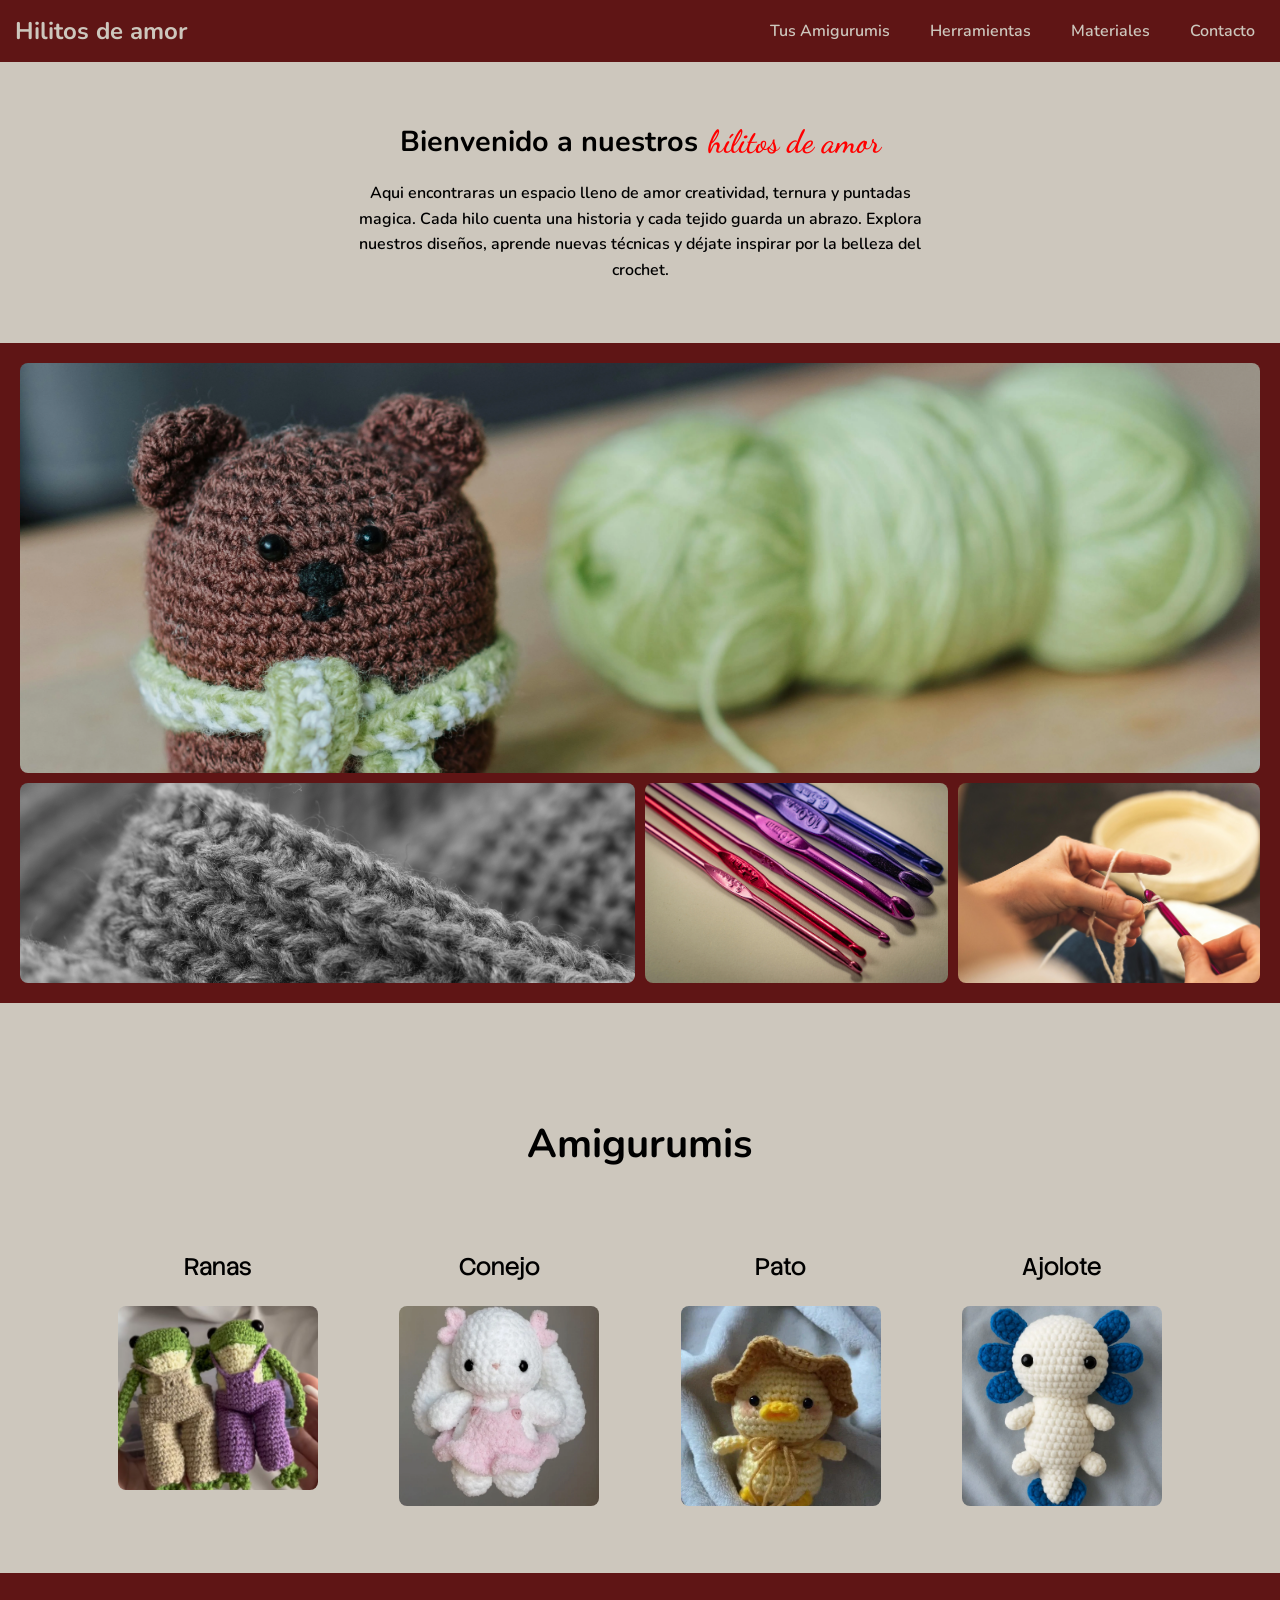
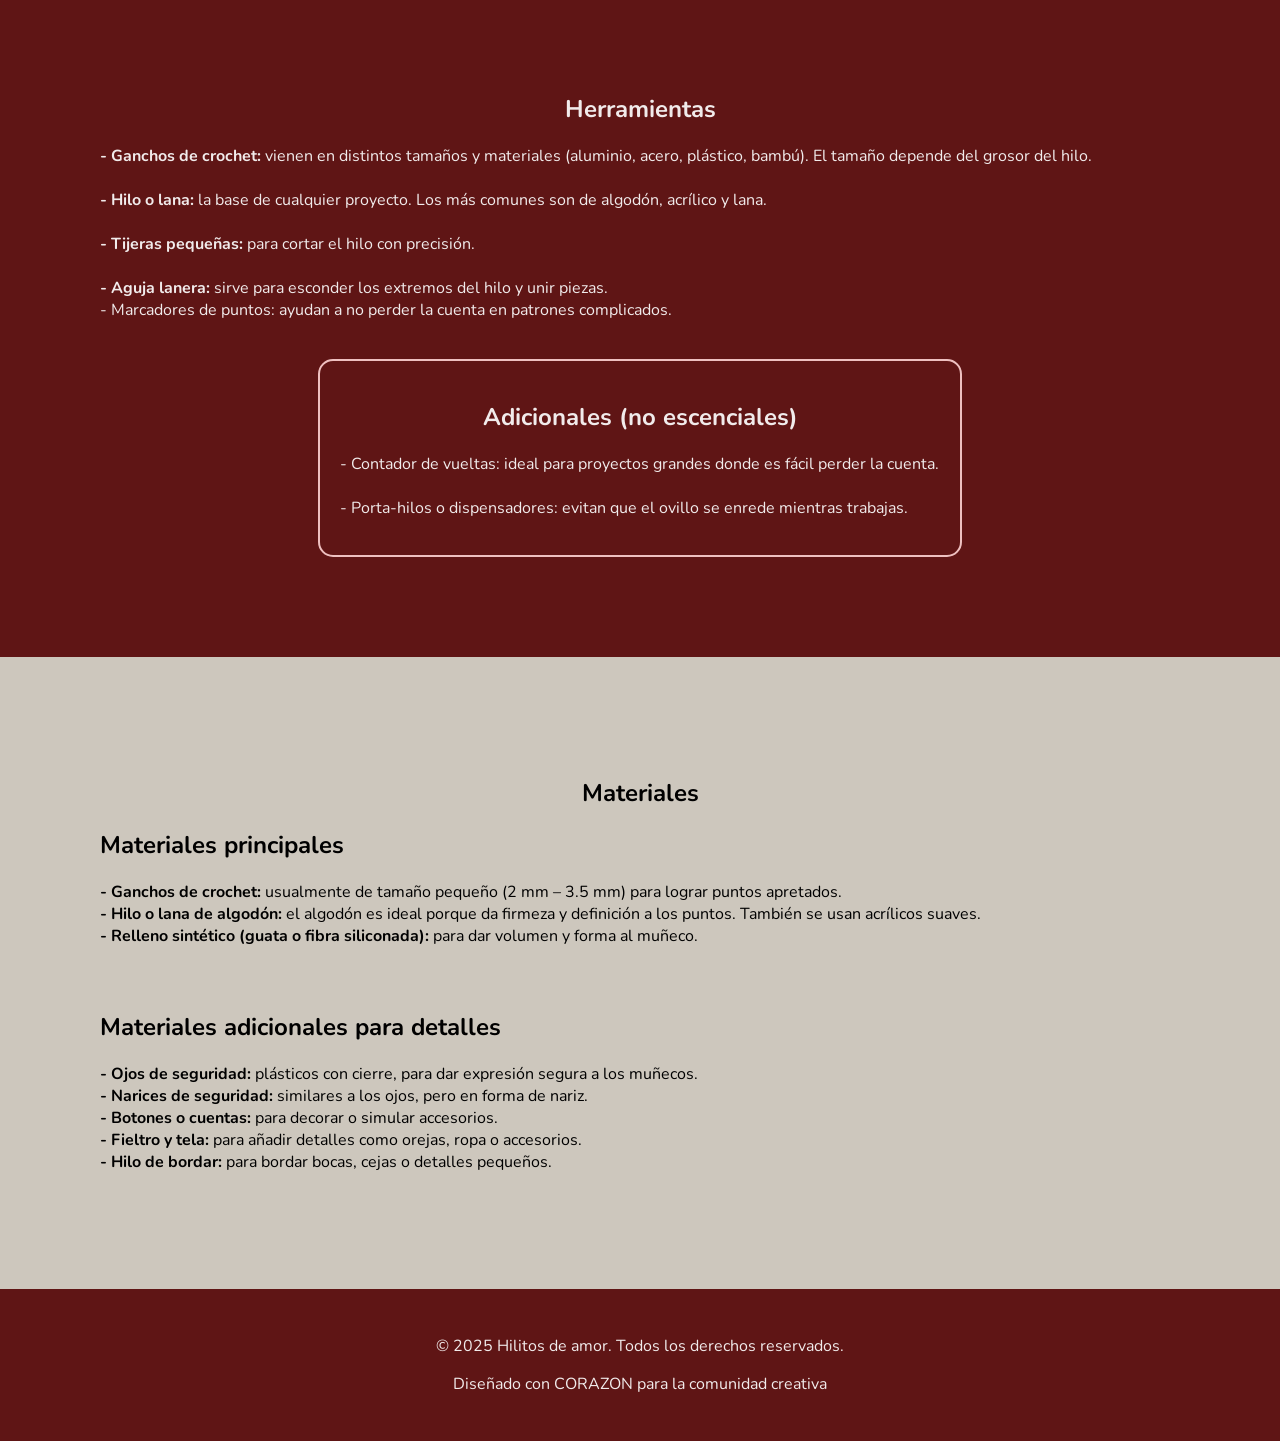
<file: index.html>
<!DOCTYPE html>
<html lang="en">
<head>
    <meta charset="UTF-8">
    <meta name="viewport" content="width=device-width, initial-scale=1.0">
    <title>Hilitos de amor</title>
    <link rel="stylesheet" href="css/style.css">  
</head>


<body>
    <div class="navegacion">
        <h1>Hilitos de amor</h1>
        <button class="menu-toggle" aria-label="Abrir menú">&#9776;</button>
            <nav class="menu">
                <button class="menu-close" aria-label="Cerrar menú">&times;</button>
                <ul>
                    <li><a href="#amigus">Tus Amigurumis</a></li>
                    <li><a href="#heramientas">Herramientas</a></li>
                    <li><a href="#materiales">Materiales</a></li>
                    <li><a href="pages/contacto.html">Contacto</a></li>
                </ul>
            </nav>
    </div>

    <section class="bienvenida">
        <div class="cuadrado"></div>
        <div class="frase">
            <h2>Bienvenido a nuestros</h2>
            <span class="hilitos"> hílitos de amor</span>
        </div>

        <p> 
            Aqui encontraras un espacio lleno de amor  creatividad, ternura y puntadas magica. 
            Cada hilo cuenta una historia y cada tejido guarda un abrazo.
            Explora nuestros diseños, aprende nuevas técnicas y déjate inspirar por la belleza del crochet.
        </p>

    </section>

        <div class="collage">
            <div class="cuadro cuadro1">
                <div class="overlay">El algodón es el material más usado porque da firmeza y definición a los puntos, lo que hace que las figuras se vean más limpias</div>
            </div>
            <div class="cuadro cuadro2">
                <div class="overlay">La palabra amigurumi viene de ami (tejer) y nuigurumi (muñeco de peluche). Se popularizó en Japón en los años 80 y hoy es un fenómeno mundial</div>
            </div>
            <div class="cuadro cuadro3">
                <div class="overlay">Usa una aguja lanera para unir brazos, orejas o patas con puntadas invisibles. </div>
            </div>
            <div class="cuadro cuadro4">
                <div class="overlay">El crochet es repetitivo, pero cada punto suma. La práctica constante mejora la tensión y la uniformidad.</div>
            </div>
        </div>
    
    <section id="amigus" class="amigus">
        <h1>Amigurumis</h1>
        <div class="amigus-row">
            <div class="amigus-col">
                <p>Ranas</p>
                <a href="pages/am1.html"><img src="img/Captura de pantalla 2025-11-25 080355.png" alt="#" class="amigus-image"></a>
            </div>

            <div class="amigus-col">
                <p>Conejo</p>
                <a href="pages/am2.html"><img src="img/WhatsApp_Image_2025-11-25_at_11.04.00_AM.webp" alt="#" class="amigus-image"></a>
            </div>

            <div class="amigus-col">
                <p>Pato</p>
                <a href="pages/am3.html"><img src="img/WhatsApp_Image_2025-11-25_at_11.03.57_AM.webp" alt="#" class="amigus-image"></a>
            </div>

            <div class="amigus-col">
                <p>Ajolote</p>
                <a href="pages/am4.html"><img src="img/WhatsApp_Image_2025-11-26_at_10.25.48_AM.webp" alt="#" class="amigus-image"></a>
            </div>

        </div>
    </section>

    <section id="heramientas" class="herramientas">
        <div class="esenciales">
            <h1>Herramientas</h1>
                <p>
                    <strong>- Ganchos de crochet:</strong> vienen en distintos tamaños y materiales (aluminio, acero, plástico, bambú). El tamaño depende del grosor del hilo. <br><br>
                    <strong>- Hilo o lana:</strong> la base de cualquier proyecto. Los más comunes son de algodón, acrílico y lana. <br><br>
                    <strong>- Tijeras pequeñas:</strong> para cortar el hilo con precisión. <br><br>
                    <strong>- Aguja lanera:</strong> sirve para esconder los extremos del hilo y unir piezas. <br>
                    - Marcadores de puntos: ayudan a no perder la cuenta en patrones complicados. 
                </p>
        </div> <br>
        <div class="adicionales">
            <h1>Adicionales (no escenciales)</h1>
                <p>
                    - Contador de vueltas: ideal para proyectos grandes donde es fácil perder la cuenta. <br><br>
                    - Porta-hilos o dispensadores: evitan que el ovillo se enrede mientras trabajas.
                </p>
        </div>
    </section>

    <section id="materiales" class="materiales">
            <h1>Materiales</h1>
                <p>
                    <h2>Materiales principales</h2>
                    <strong>- Ganchos de crochet:</strong> usualmente de tamaño pequeño (2 mm – 3.5 mm) para lograr puntos apretados. <br>
                    <strong>- Hilo o lana de algodón:</strong> el algodón es ideal porque da firmeza y definición a los puntos. También se usan acrílicos suaves. <br>
                    <strong>- Relleno sintético (guata o fibra siliconada):</strong> para dar volumen y forma al muñeco. <br><br><br>

                    <h2>Materiales adicionales para detalles</h2>
                    <strong>- Ojos de seguridad:</strong> plásticos con cierre, para dar expresión segura a los muñecos. <br>
                    <strong>- Narices de seguridad:</strong> similares a los ojos, pero en forma de nariz. <br>
                    <strong>- Botones o cuentas:</strong> para decorar o simular accesorios. <br>
                    <strong>- Fieltro y tela:</strong> para añadir detalles como orejas, ropa o accesorios. <br>
                    <strong>- Hilo de bordar:</strong> para bordar bocas, cejas o detalles pequeños. <br>
                </p>
    </section>
    
    <footer>
        <p>&copy; 2025 Hilitos de amor. Todos los derechos reservados.</p>
        <p>Diseñado con CORAZON para la comunidad creativa</p>
    </footer>

    <script src="js/main.js"></script>

</body>
</html>
</file>
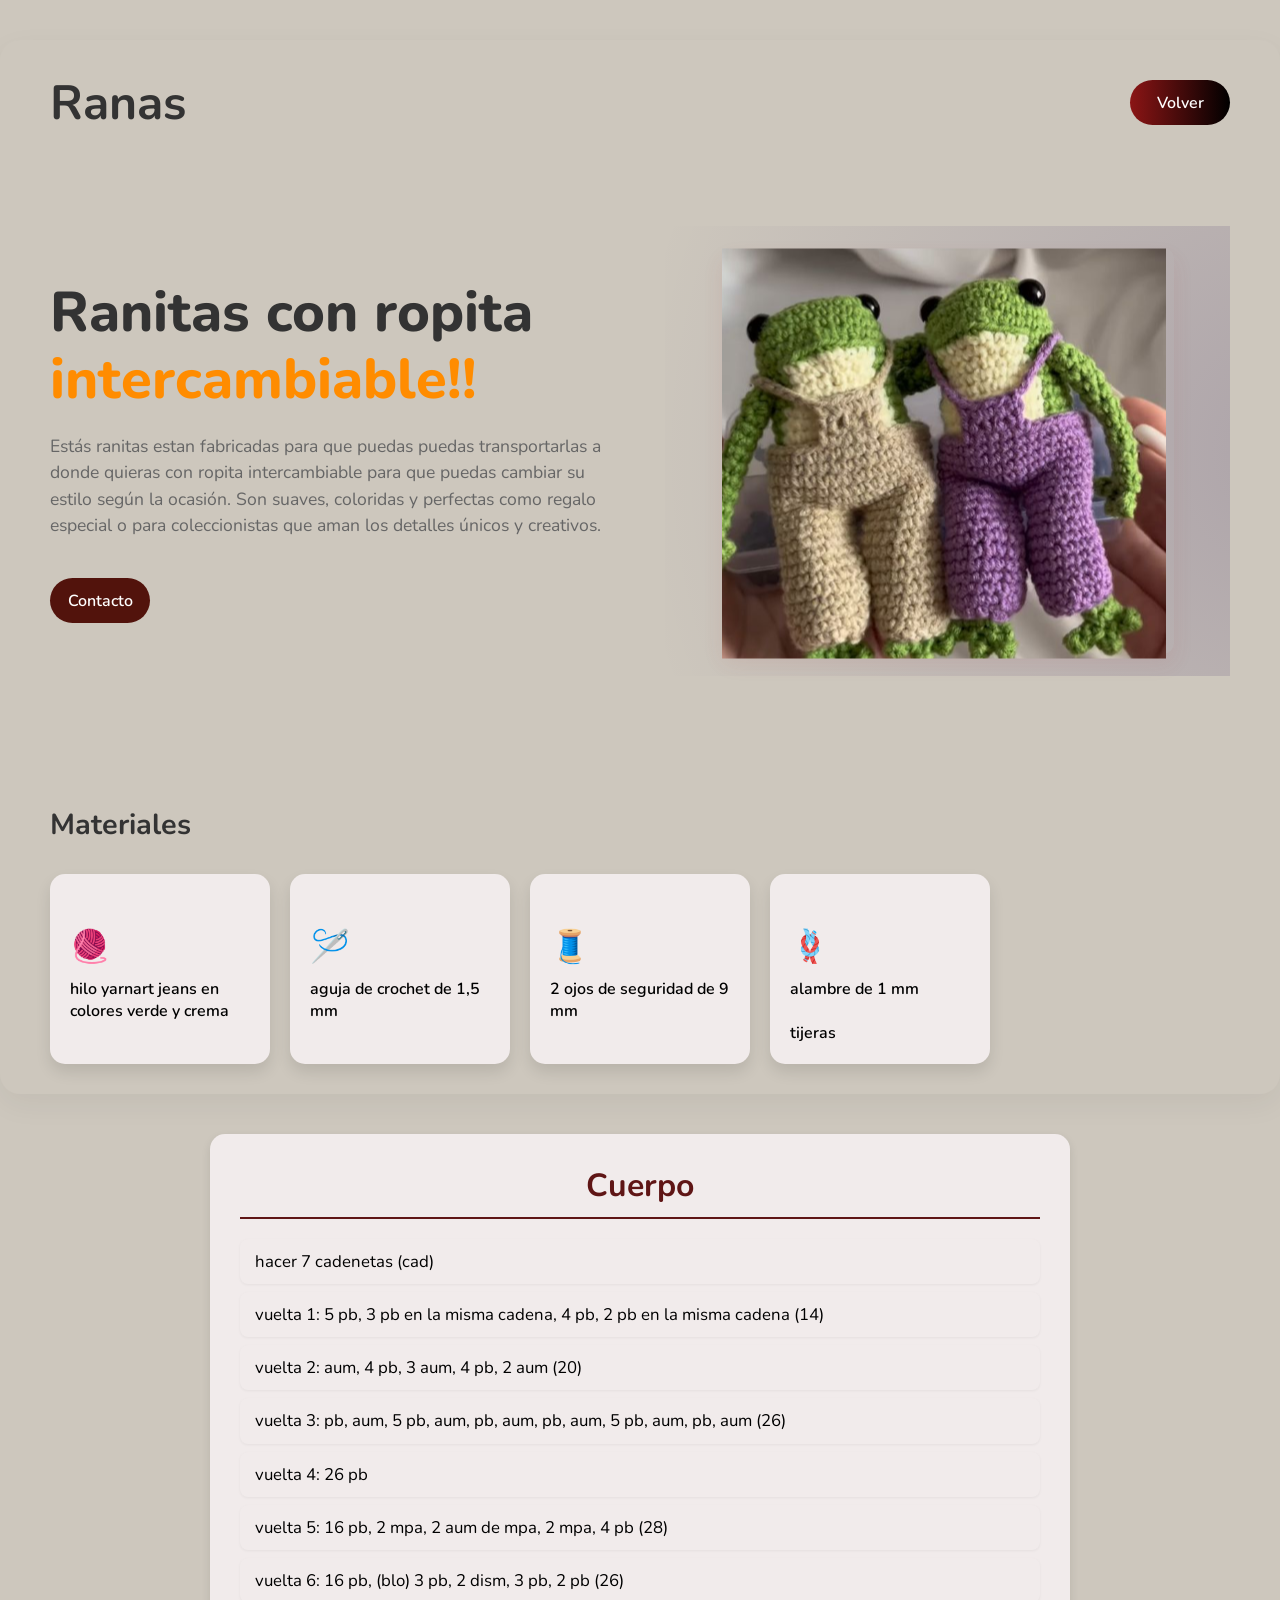
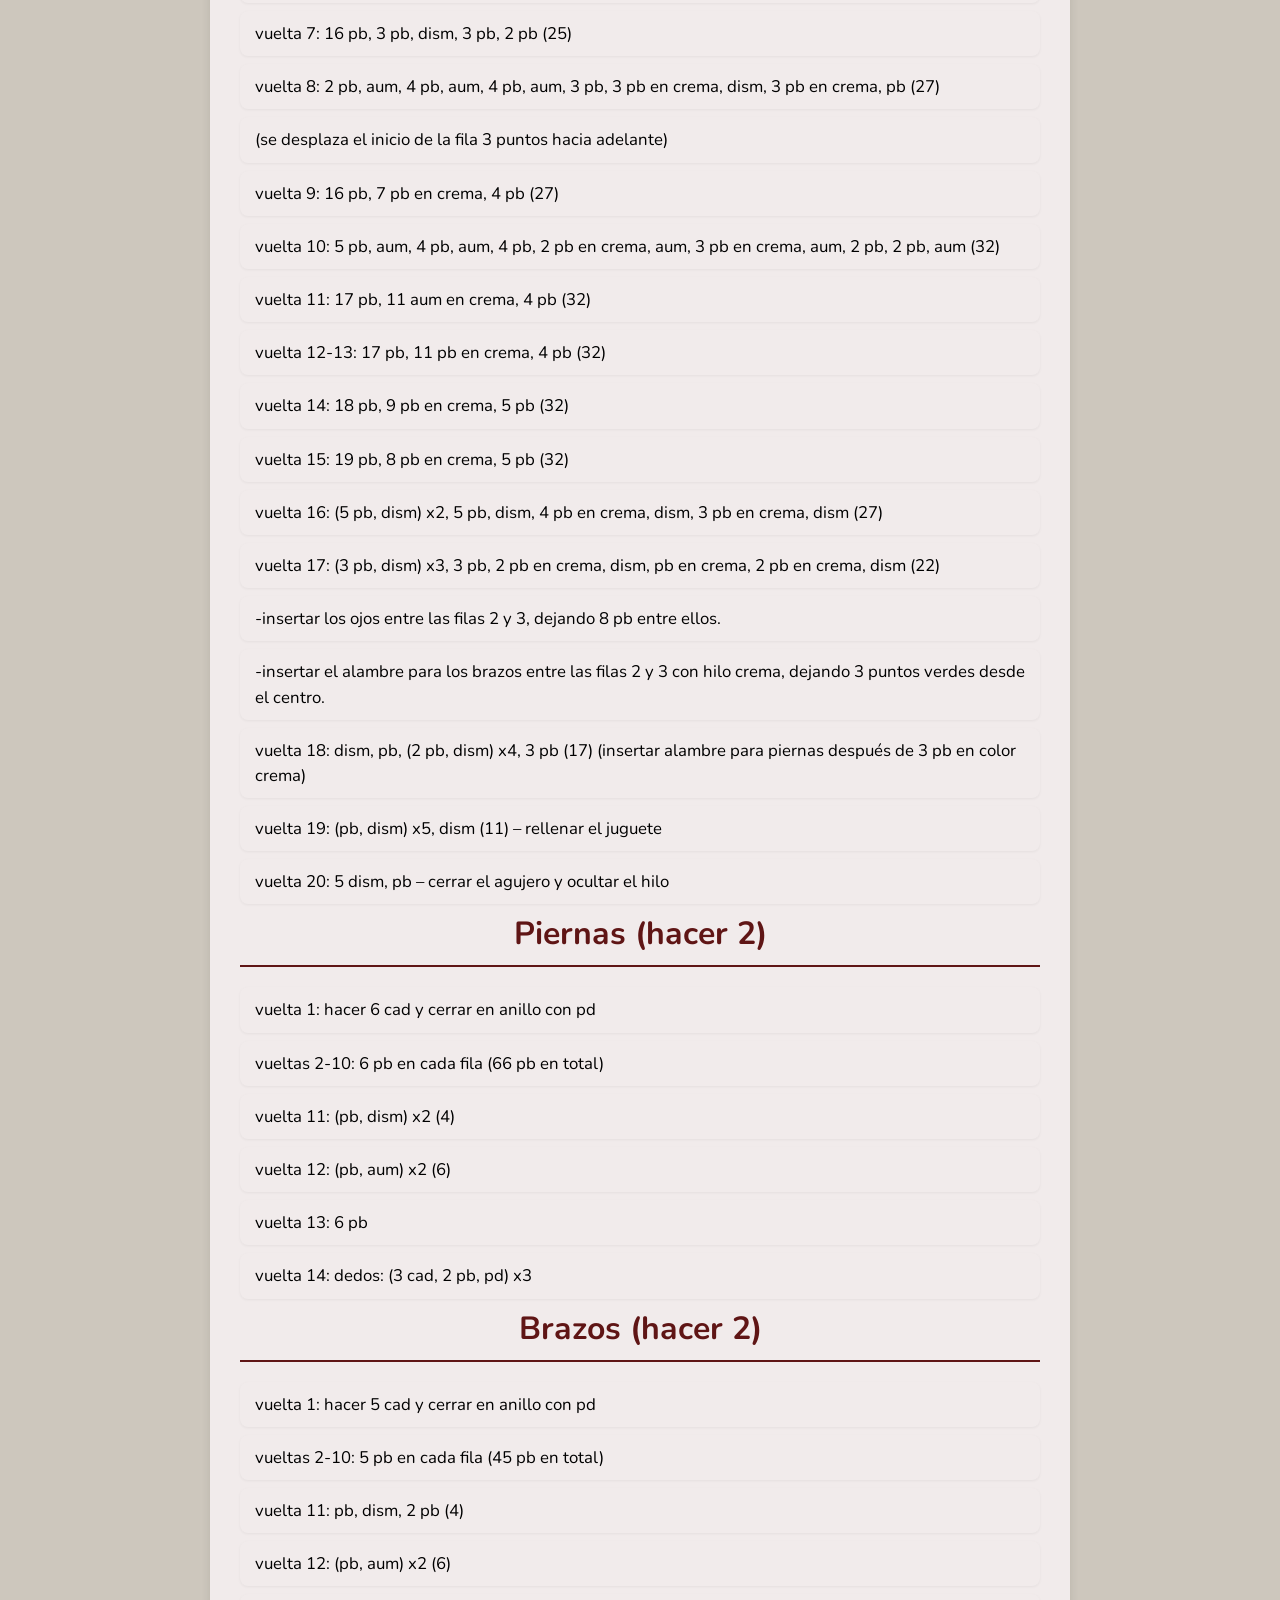
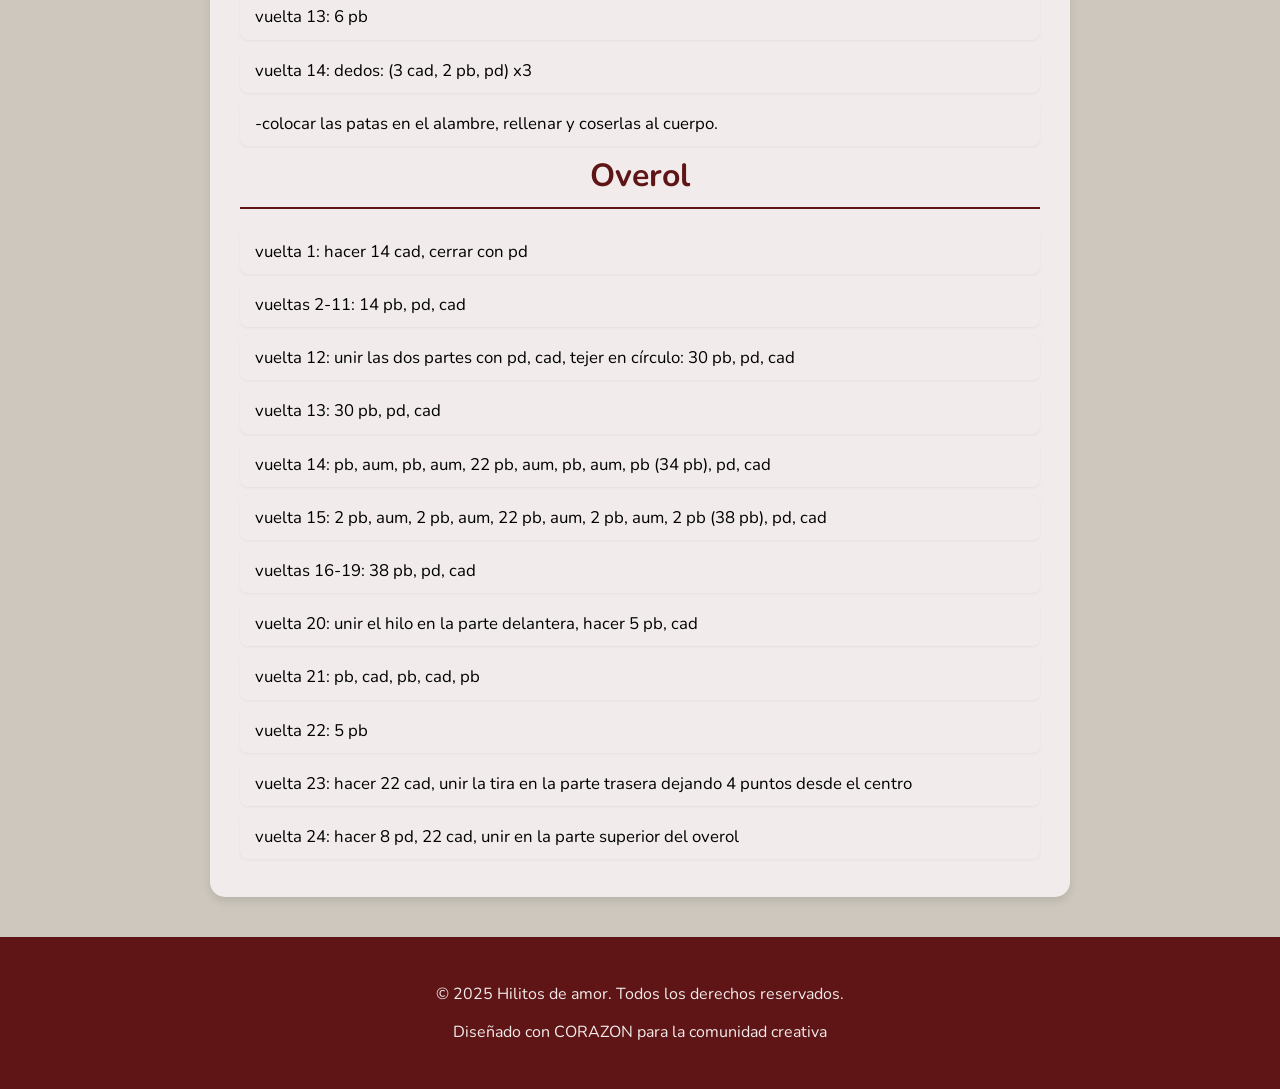
<file: pages/am1.html>
<!DOCTYPE html>
<html lang="es">
<head>
    <meta charset="UTF-8">
    <meta name="viewport" content="width=device-width, initial-scale=1.0">
    <title>Habilidades Técnicas</title>
    <link rel="stylesheet" href="../css/style.css">
</head>
<body>
        <section class="eonline-landing-wrapper">
            <div class="eonline-header">
                <h1 class="eonline-logo">Ranas</h1>
                <a href="../index.html"><button class="eonline-btn-sign">Volver</button></a>
            </div>

            <div class="eonline-hero-content">
                <div class="eonline-text-area">
                    <h2 class="eonline-title">
                        Ranitas con ropita  <br>
                        <span class="eonline-highlight">intercambiable!!</span>
                    </h2>
                    <p class="eonline-subtitle">
                        Estás ranitas estan fabricadas para que puedas puedas transportarlas a donde quieras con ropita intercambiable para que puedas cambiar su estilo según la ocasión. Son suaves, coloridas y perfectas como regalo especial o para coleccionistas que aman los detalles únicos y creativos.
                    </p>
                        <button class="eonline-btn-contact"><a href="contacto.html">Contacto</a></button>
                </div>
                <div class="eonline-image-area">
                    <div class="eonline-graphic-container">
                        <img src="../img/Captura de pantalla 2025-11-25 080355.png" alt="Ranitas de Amigurumi con Ropita" class="eonline-hero-image">
                    </div>
                </div>
            </div>

            <div class="eonline-courses-section">
                <h3 class="eonline-courses-title"> Materiales</h3>
                <div class="eonline-course-grid">
                    <div class="eonline-course-card eonline-bg-pink">
                        <span class="eonline-card-icon">🧶</span>
                        <p>hilo yarnart jeans en colores verde y crema</p><br>
                    </div>
                    <div class="eonline-course-card eonline-bg-purple">
                        <span class="eonline-card-icon">🪡</span>
                        <p>aguja de crochet de 1,5 mm</p><br>
                    </div>
                    <div class="eonline-course-card eonline-bg-blue">
                        <span class="eonline-card-icon">🧵</span>
                        <p>2 ojos de seguridad de 9 mm</p><br>
                    </div>
                    <div class="eonline-course-card eonline-bg-orange">
                        <span class="eonline-card-icon">🪢</span>
                        <p>alambre de 1 mm</p><br>
                        <p>tijeras</p>
                    </div>
                </div>
            </div>
        </section>

        <div class="patron">
              <h2>Cuerpo</h2>
                <ul>
                    <li>hacer 7 cadenetas (cad)</li>
                    <li>vuelta 1: 5 pb, 3 pb en la misma cadena, 4 pb, 2 pb en la misma cadena (14)</li>
                    <li>vuelta 2: aum, 4 pb, 3 aum, 4 pb, 2 aum (20)</li>
                    <li>vuelta 3: pb, aum, 5 pb, aum, pb, aum, pb, aum, 5 pb, aum, pb, aum (26)</li>
                    <li>vuelta 4: 26 pb</li>
                    <li>vuelta 5: 16 pb, 2 mpa, 2 aum de mpa, 2 mpa, 4 pb (28)</li>
                    <li>vuelta 6: 16 pb, (blo) 3 pb, 2 dism, 3 pb, 2 pb (26)</li>
                    <li>vuelta 7: 16 pb, 3 pb, dism, 3 pb, 2 pb (25)</li>
                    <li>vuelta 8: 2 pb, aum, 4 pb, aum, 4 pb, aum, 3 pb, 3 pb en crema, dism, 3 pb en crema, pb (27)</li>
                    <li>(se desplaza el inicio de la fila 3 puntos hacia adelante)</li>
                    <li>vuelta 9: 16 pb, 7 pb en crema, 4 pb (27)</li>
                    <li>vuelta 10: 5 pb, aum, 4 pb, aum, 4 pb, 2 pb en crema, aum, 3 pb en crema, aum, 2 pb, 2 pb, aum (32)</li>
                    <li>vuelta 11: 17 pb, 11 aum en crema, 4 pb (32)</li>
                    <li>vuelta 12-13: 17 pb, 11 pb en crema, 4 pb (32)</li>
                    <li>vuelta 14: 18 pb, 9 pb en crema, 5 pb (32)</li>
                    <li>vuelta 15: 19 pb, 8 pb en crema, 5 pb (32)</li>
                    <li>vuelta 16: (5 pb, dism) x2, 5 pb, dism, 4 pb en crema, dism, 3 pb en crema, dism (27)</li>
                    <li>vuelta 17: (3 pb, dism) x3, 3 pb, 2 pb en crema, dism, pb en crema, 2 pb en crema, dism (22)</li>
                    <li>-insertar los ojos entre las filas 2 y 3, dejando 8 pb entre ellos.</li>
                    <li>-insertar el alambre para los brazos entre las filas 2 y 3 con hilo crema, dejando 3 puntos verdes desde el centro.</li>
                    <li>vuelta 18: dism, pb, (2 pb, dism) x4, 3 pb (17) (insertar alambre para piernas después de 3 pb en color crema)</li>
                    <li>vuelta 19: (pb, dism) x5, dism (11) – rellenar el juguete</li>
                    <li>vuelta 20: 5 dism, pb – cerrar el agujero y ocultar el hilo</li>
                </ul>

                <h2>Piernas (hacer 2)</h2>
                <ul>
                    <li>vuelta 1: hacer 6 cad y cerrar en anillo con pd</li>
                    <li>vueltas 2-10: 6 pb en cada fila (66 pb en total)</li>
                    <li>vuelta 11: (pb, dism) x2 (4)</li>
                    <li>vuelta 12: (pb, aum) x2 (6)</li>
                    <li>vuelta 13: 6 pb</li>
                    <li>vuelta 14: dedos: (3 cad, 2 pb, pd) x3</li>
                </ul>

                <h2>Brazos (hacer 2)</h2>
                <ul>
                    <li>vuelta 1: hacer 5 cad y cerrar en anillo con pd</li>
                    <li>vueltas 2-10: 5 pb en cada fila (45 pb en total)</li>
                    <li>vuelta 11: pb, dism, 2 pb (4)</li>
                    <li>vuelta 12: (pb, aum) x2 (6)</li>
                    <li>vuelta 13: 6 pb</li>
                    <li>vuelta 14: dedos: (3 cad, 2 pb, pd) x3</li>
                    <li>-colocar las patas en el alambre, rellenar y coserlas al cuerpo.</li>
                </ul>

                <h2>Overol</h2>
                <ul>
                    <li>vuelta 1: hacer 14 cad, cerrar con pd</li>
                    <li>vueltas 2-11: 14 pb, pd, cad</li>
                    <li>vuelta 12: unir las dos partes con pd, cad, tejer en círculo: 30 pb, pd, cad</li>
                    <li>vuelta 13: 30 pb, pd, cad</li>
                    <li>vuelta 14: pb, aum, pb, aum, 22 pb, aum, pb, aum, pb (34 pb), pd, cad</li>
                    <li>vuelta 15: 2 pb, aum, 2 pb, aum, 22 pb, aum, 2 pb, aum, 2 pb (38 pb), pd, cad</li>
                    <li>vueltas 16-19: 38 pb, pd, cad</li>
                    <li>vuelta 20: unir el hilo en la parte delantera, hacer 5 pb, cad</li>
                    <li>vuelta 21: pb, cad, pb, cad, pb</li>
                    <li>vuelta 22: 5 pb</li>
                    <li>vuelta 23: hacer 22 cad, unir la tira en la parte trasera dejando 4 puntos desde el centro</li>
                    <li>vuelta 24: hacer 8 pd, 22 cad, unir en la parte superior del overol</li>
        </div>

            <footer>
                <p>&copy; 2025 Hilitos de amor. Todos los derechos reservados.</p>
                <p>Diseñado con CORAZON para la comunidad creativa</p>
            </footer>
</body>
</html>
</file>
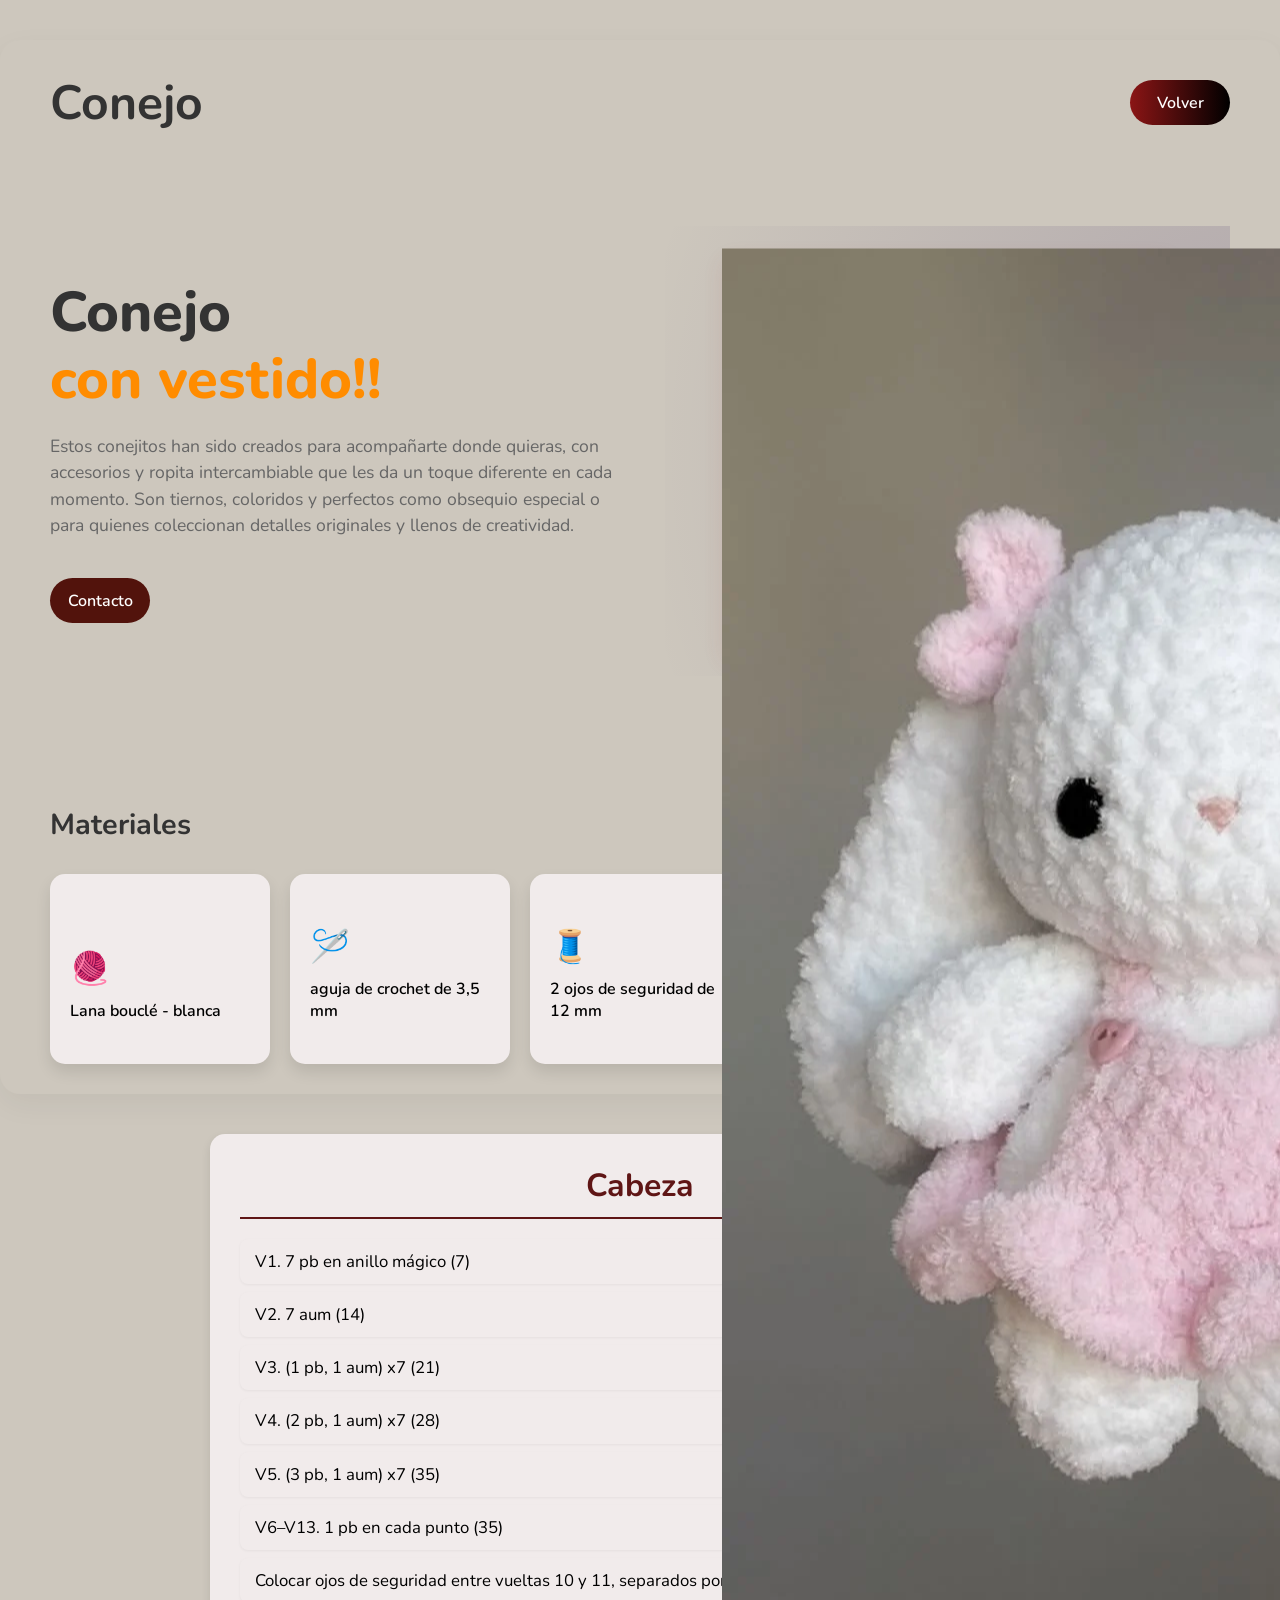
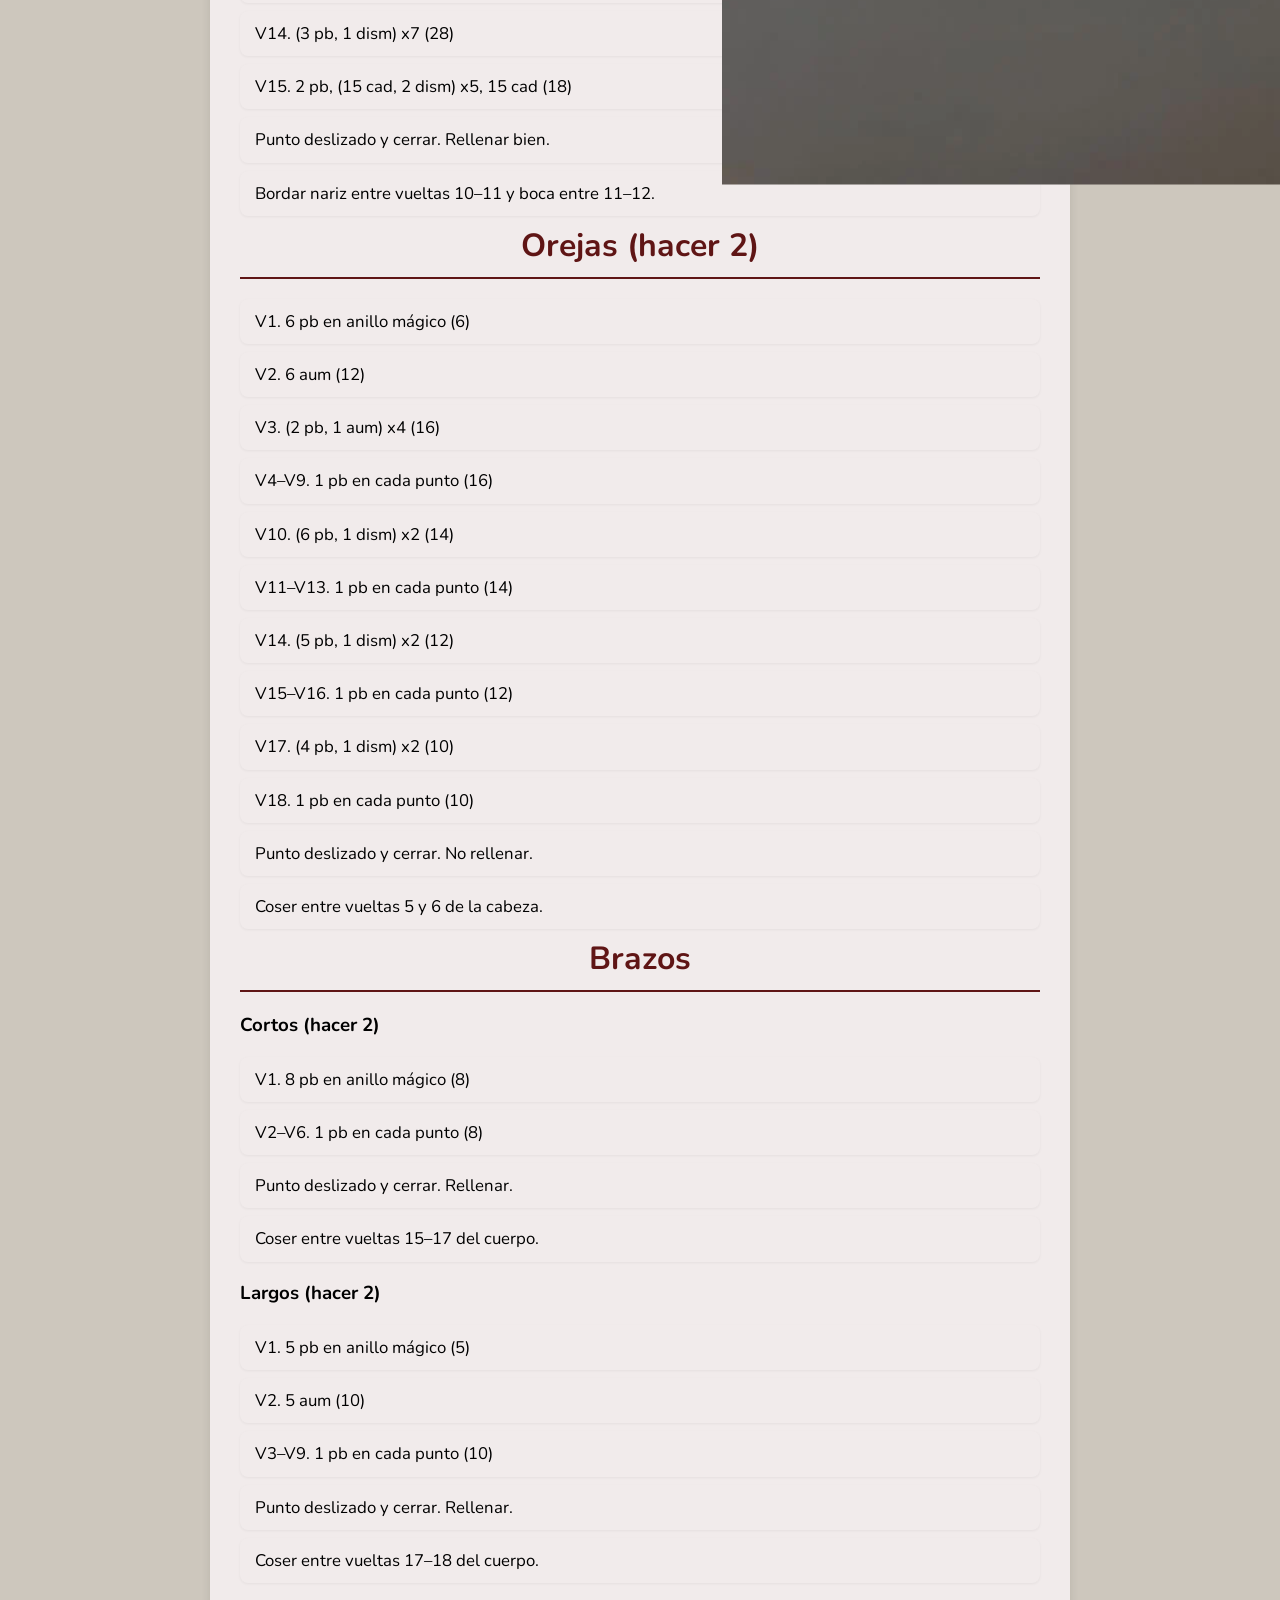
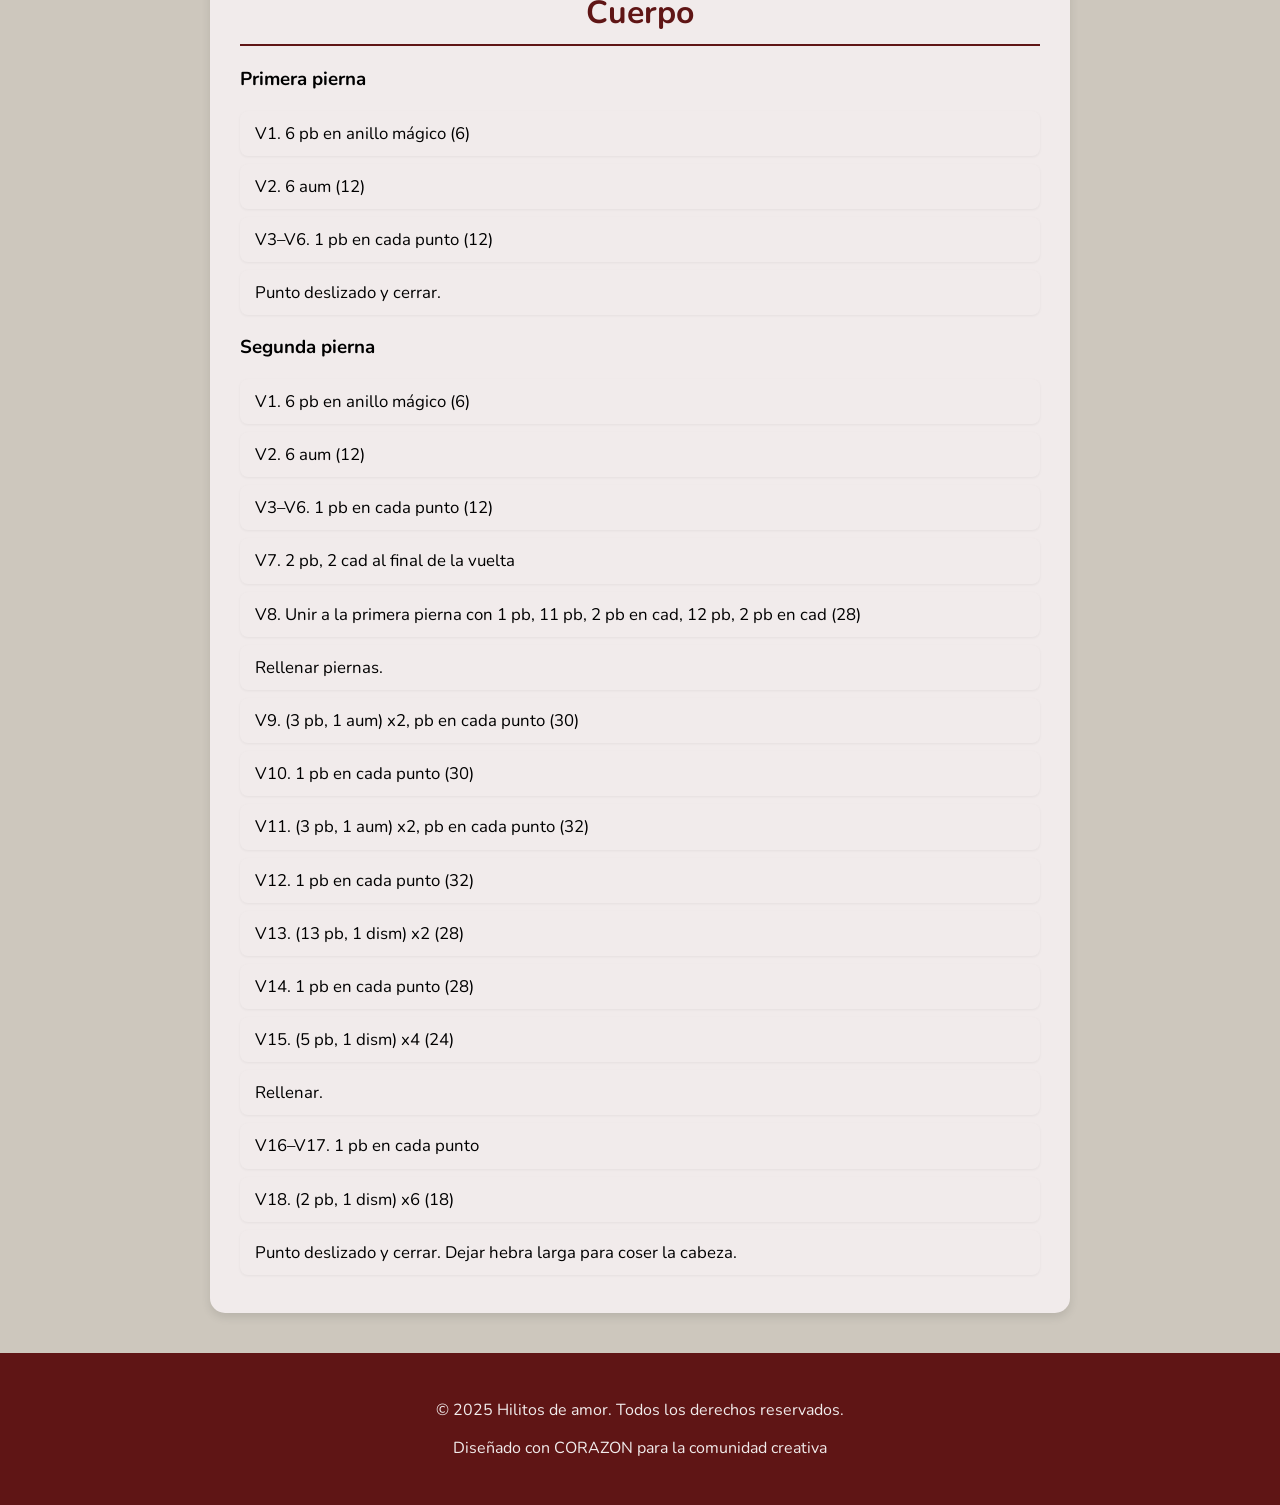
<file: pages/am2.html>
<!DOCTYPE html>
<html lang="es">
<head>
    <meta charset="UTF-8">
    <meta name="viewport" content="width=device-width, initial-scale=1.0">
    <title>Habilidades Técnicas</title>
    <link rel="stylesheet" href="../css/style.css">
</head>
<body>
        <section class="eonline-landing-wrapper">
            <div class="eonline-header">
                <h1 class="eonline-logo">Conejo</h1>
                <a href="../index.html"><button class="eonline-btn-sign">Volver</button></a>
            </div>

            <div class="eonline-hero-content">
                <div class="eonline-text-area">
                    <h2 class="eonline-title">
                        Conejo  <br>
                        <span class="eonline-highlight">con vestido!!</span>
                    </h2>
                    <p class="eonline-subtitle">
                        Estos conejitos han sido creados para acompañarte donde quieras, con accesorios y ropita intercambiable que les da un toque diferente en cada momento. Son tiernos, coloridos y perfectos como obsequio especial o para quienes coleccionan detalles originales y llenos de creatividad.
                    </p>
                        <button class="eonline-btn-contact"><a href="contacto.html">Contacto</a></button>
                </div>
                <div class="eonline-image-area">
                    <div class="eonline-graphic-container">
                        <img src="../img/WhatsApp_Image_2025-11-25_at_11.04.00_AM.webp" alt="#" class="eonline-hero-image">
                    </div>
                </div>
            </div>

            <div class="eonline-courses-section">
                <h3 class="eonline-courses-title"> Materiales</h3>
                <div class="eonline-course-grid">
                    <div class="eonline-course-card eonline-bg-pink">
                        <span class="eonline-card-icon">🧶</span>
                        <p>Lana bouclé - blanca</p><br>
                    </div>
                    <div class="eonline-course-card eonline-bg-purple">
                        <span class="eonline-card-icon">🪡</span>
                        <p>aguja de crochet de 3,5 mm</p><br>
                    </div>
                    <div class="eonline-course-card eonline-bg-blue">
                        <span class="eonline-card-icon">🧵</span>
                        <p>2 ojos de seguridad de 12 mm</p><br>
                    </div>
                    <div class="eonline-course-card eonline-bg-orange">
                        <span class="eonline-card-icon">🪢</span>
                        <p>alambre de 1 mm</p><br>
                        <p>tijeras</p>
                    </div>
                </div>
            </div>
        </section>

        <div class="patron">            

            <h2>Cabeza</h2>
            <ul>
                <li>V1. 7 pb en anillo mágico (7)</li>
                <li>V2. 7 aum (14)</li>
                <li>V3. (1 pb, 1 aum) x7 (21)</li>
                <li>V4. (2 pb, 1 aum) x7 (28)</li>
                <li>V5. (3 pb, 1 aum) x7 (35)</li>
                <li>V6–V13. 1 pb en cada punto (35)</li>
                <li>Colocar ojos de seguridad entre vueltas 10 y 11, separados por 7 puntos.</li>
                <li>V14. (3 pb, 1 dism) x7 (28)</li>
                <li>V15. 2 pb, (15 cad, 2 dism) x5, 15 cad (18)</li>
                <li>Punto deslizado y cerrar. Rellenar bien.</li>
                <li>Bordar nariz entre vueltas 10–11 y boca entre 11–12.</li>
            </ul>

            <h2>Orejas (hacer 2)</h2>
            <ul>
                <li>V1. 6 pb en anillo mágico (6)</li>
                <li>V2. 6 aum (12)</li>
                <li>V3. (2 pb, 1 aum) x4 (16)</li>
                <li>V4–V9. 1 pb en cada punto (16)</li>
                <li>V10. (6 pb, 1 dism) x2 (14)</li>
                <li>V11–V13. 1 pb en cada punto (14)</li>
                <li>V14. (5 pb, 1 dism) x2 (12)</li>
                <li>V15–V16. 1 pb en cada punto (12)</li>
                <li>V17. (4 pb, 1 dism) x2 (10)</li>
                <li>V18. 1 pb en cada punto (10)</li>
                <li>Punto deslizado y cerrar. No rellenar.</li>
                <li>Coser entre vueltas 5 y 6 de la cabeza.</li>
            </ul>

            <h2>Brazos</h2>
            <h3>Cortos (hacer 2)</h3>
            <ul>
                <li>V1. 8 pb en anillo mágico (8)</li>
                <li>V2–V6. 1 pb en cada punto (8)</li>
                <li>Punto deslizado y cerrar. Rellenar.</li>
                <li>Coser entre vueltas 15–17 del cuerpo.</li>
            </ul>

            <h3>Largos (hacer 2)</h3>
            <ul>
                <li>V1. 5 pb en anillo mágico (5)</li>
                <li>V2. 5 aum (10)</li>
                <li>V3–V9. 1 pb en cada punto (10)</li>
                <li>Punto deslizado y cerrar. Rellenar.</li>
                <li>Coser entre vueltas 17–18 del cuerpo.</li>
            </ul>

            <h2>Cuerpo</h2>
            <h3>Primera pierna</h3>
            <ul>
                <li>V1. 6 pb en anillo mágico (6)</li>
                <li>V2. 6 aum (12)</li>
                <li>V3–V6. 1 pb en cada punto (12)</li>
                <li>Punto deslizado y cerrar.</li>
            </ul>

            <h3>Segunda pierna</h3>
            <ul>
                <li>V1. 6 pb en anillo mágico (6)</li>
                <li>V2. 6 aum (12)</li>
                <li>V3–V6. 1 pb en cada punto (12)</li>
                <li>V7. 2 pb, 2 cad al final de la vuelta</li>
                <li>V8. Unir a la primera pierna con 1 pb, 11 pb, 2 pb en cad, 12 pb, 2 pb en cad (28)</li>
                <li>Rellenar piernas.</li>
                <li>V9. (3 pb, 1 aum) x2, pb en cada punto (30)</li>
                <li>V10. 1 pb en cada punto (30)</li>
                <li>V11. (3 pb, 1 aum) x2, pb en cada punto (32)</li>
                <li>V12. 1 pb en cada punto (32)</li>
                <li>V13. (13 pb, 1 dism) x2 (28)</li>
                <li>V14. 1 pb en cada punto (28)</li>
                <li>V15. (5 pb, 1 dism) x4 (24)</li>
                <li>Rellenar.</li>
                <li>V16–V17. 1 pb en cada punto</li>
                <li>V18. (2 pb, 1 dism) x6 (18)</li>
                <li>Punto deslizado y cerrar. Dejar hebra larga para coser la cabeza.</li>
            </ul>
        </div>

            <footer>
                <p>&copy; 2025 Hilitos de amor. Todos los derechos reservados.</p>
                <p>Diseñado con CORAZON para la comunidad creativa</p>
            </footer>
</body>
</html>
</file>
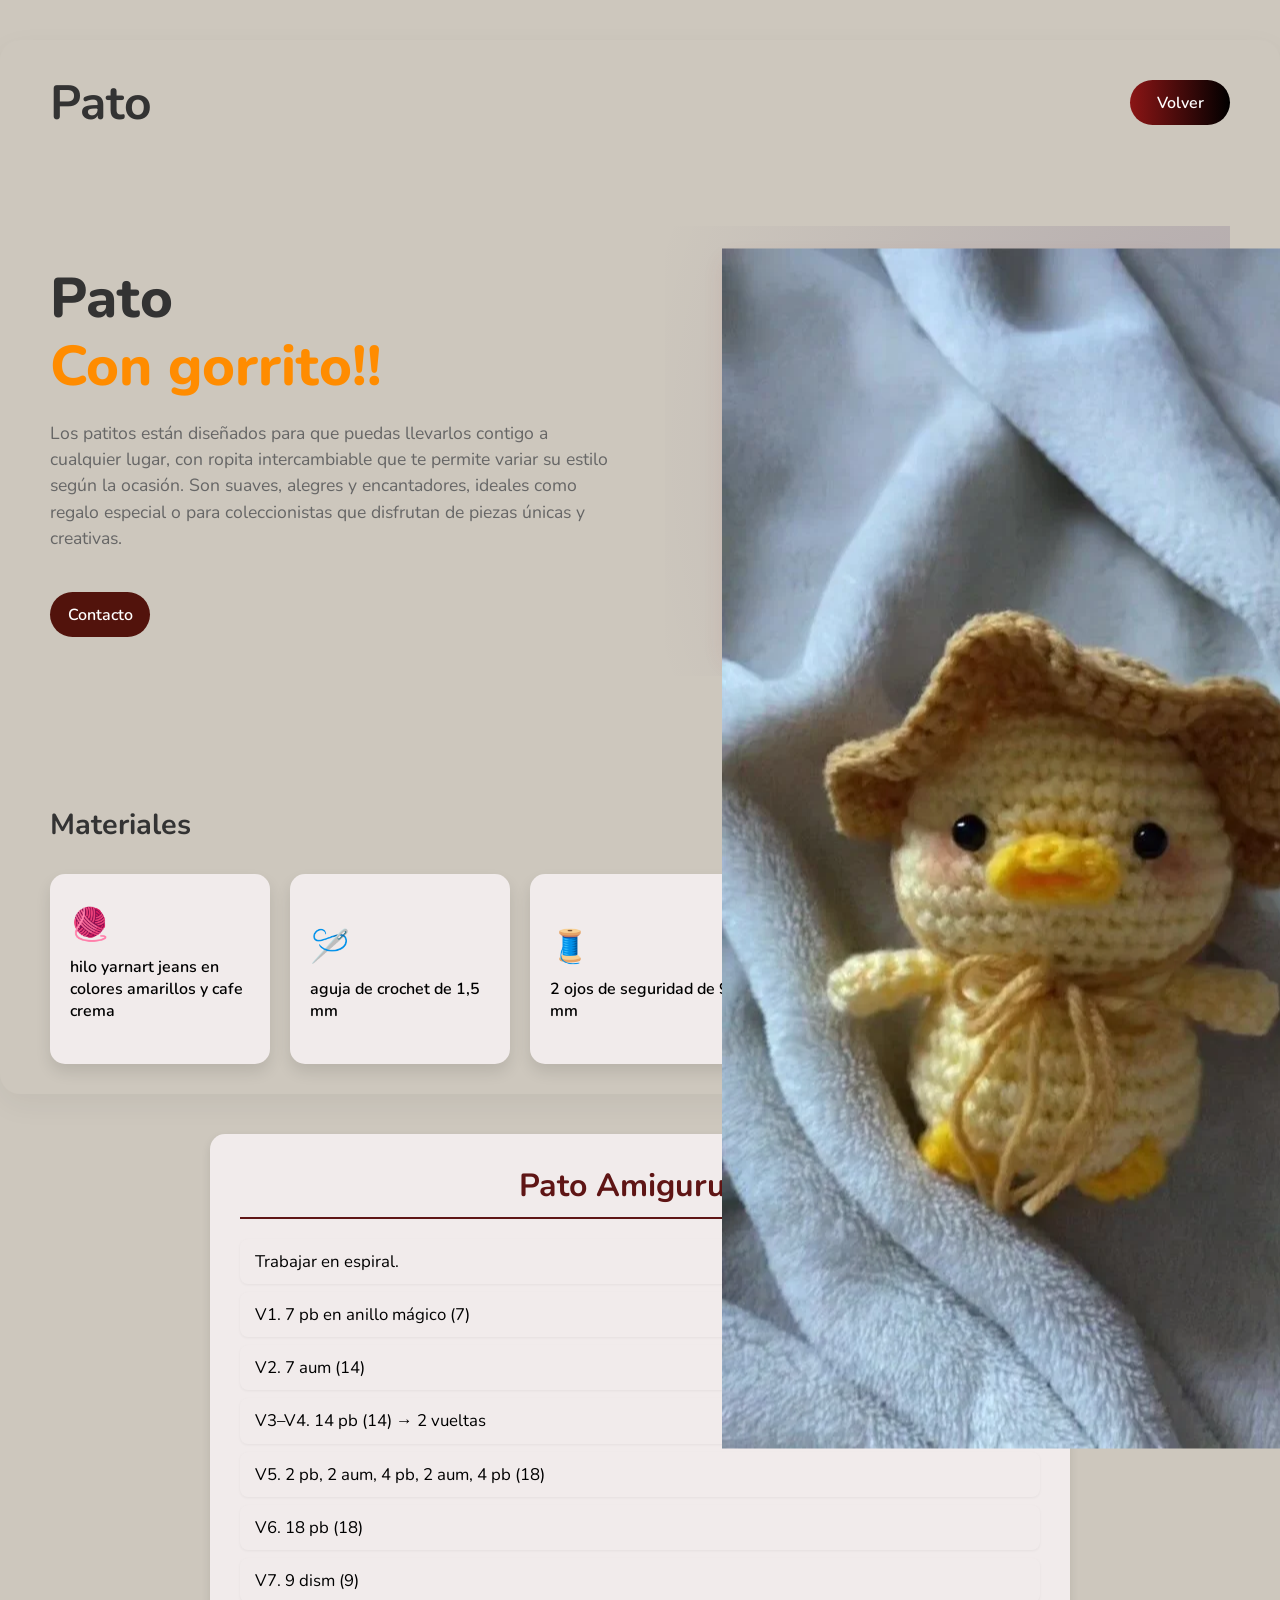
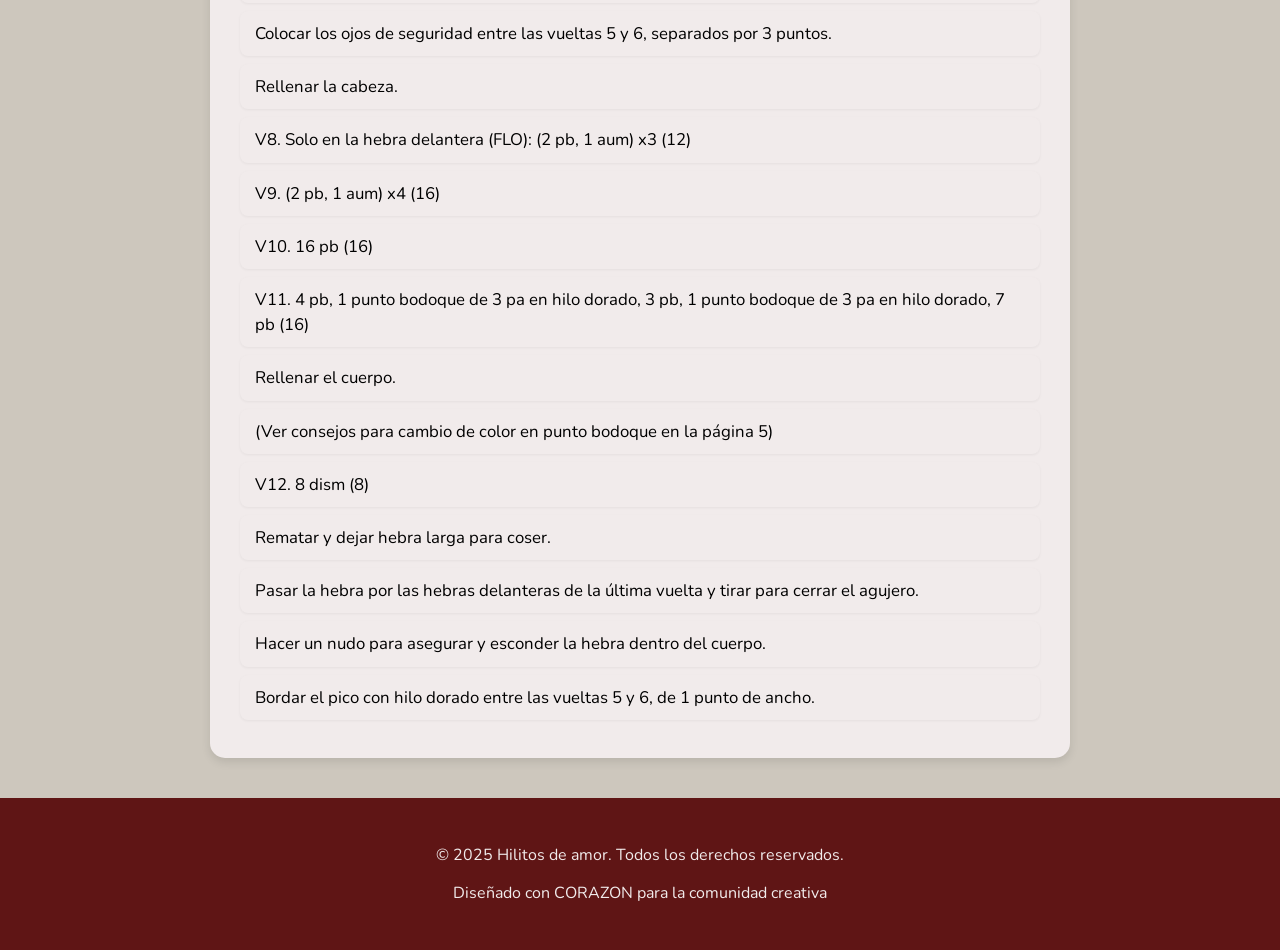
<file: pages/am3.html>
<!DOCTYPE html>
<html lang="es">
<head>
    <meta charset="UTF-8">
    <meta name="viewport" content="width=device-width, initial-scale=1.0">
    <title>Habilidades Técnicas</title>
    <link rel="stylesheet" href="../css/style.css">
</head>
<body>
        <section class="eonline-landing-wrapper">
            <div class="eonline-header">
                <h1 class="eonline-logo">Pato</h1>
                <a href="../index.html"><button class="eonline-btn-sign">Volver</button></a>
            </div>

            <div class="eonline-hero-content">
                <div class="eonline-text-area">
                    <h2 class="eonline-title">
                        Pato  <br>
                        <span class="eonline-highlight">Con gorrito!!</span>
                    </h2>
                    <p class="eonline-subtitle">
                        Los patitos están diseñados para que puedas llevarlos contigo a cualquier lugar, con ropita intercambiable que te permite variar su estilo según la ocasión. Son suaves, alegres y encantadores, ideales como regalo especial o para coleccionistas que disfrutan de piezas únicas y creativas.
                    </p>
                        <button class="eonline-btn-contact"><a href="contacto.html">Contacto</a></button>
                </div>
                <div class="eonline-image-area">
                    <div class="eonline-graphic-container">
                        <img src="../img/WhatsApp_Image_2025-11-25_at_11.03.57_AM.webp" alt="#" class="eonline-hero-image">
                    </div>
                </div>
            </div>

            <div class="eonline-courses-section">
                <h3 class="eonline-courses-title"> Materiales</h3>
                <div class="eonline-course-grid">
                    <div class="eonline-course-card eonline-bg-pink">
                        <span class="eonline-card-icon">🧶</span>
                        <p>hilo yarnart jeans en colores amarillos y cafe crema</p><br>
                    </div>
                    <div class="eonline-course-card eonline-bg-purple">
                        <span class="eonline-card-icon">🪡</span>
                        <p>aguja de crochet de 1,5 mm</p><br>
                    </div>
                    <div class="eonline-course-card eonline-bg-blue">
                        <span class="eonline-card-icon">🧵</span>
                        <p>2 ojos de seguridad de 9 mm</p><br>
                    </div>
                    <div class="eonline-course-card eonline-bg-orange">
                        <span class="eonline-card-icon">🪢</span>
                        <p>alambre de 1 mm</p><br>
                        <p>tijeras</p>
                    </div>
                </div>
            </div>
        </section>

        <div class="patron">
<h2>Pato Amigurumi</h2>
        <ul>
            <li>Trabajar en espiral.</li>
            <li>V1. 7 pb en anillo mágico (7)</li>
            <li>V2. 7 aum (14)</li>
            <li>V3–V4. 14 pb (14) → 2 vueltas</li>
            <li>V5. 2 pb, 2 aum, 4 pb, 2 aum, 4 pb (18)</li>
            <li>V6. 18 pb (18)</li>
            <li>V7. 9 dism (9)</li>
            <li>Colocar los ojos de seguridad entre las vueltas 5 y 6, separados por 3 puntos.</li>
            <li>Rellenar la cabeza.</li>
            <li>V8. Solo en la hebra delantera (FLO): (2 pb, 1 aum) x3 (12)</li>
            <li>V9. (2 pb, 1 aum) x4 (16)</li>
            <li>V10. 16 pb (16)</li>
            <li>V11. 4 pb, 1 punto bodoque de 3 pa en hilo dorado, 3 pb, 1 punto bodoque de 3 pa en hilo dorado, 7 pb (16)</li>
            <li>Rellenar el cuerpo.</li>
            <li>(Ver consejos para cambio de color en punto bodoque en la página 5)</li>
            <li>V12. 8 dism (8)</li>
            <li>Rematar y dejar hebra larga para coser.</li>
            <li>Pasar la hebra por las hebras delanteras de la última vuelta y tirar para cerrar el agujero.</li>
            <li>Hacer un nudo para asegurar y esconder la hebra dentro del cuerpo.</li>
            <li>Bordar el pico con hilo dorado entre las vueltas 5 y 6, de 1 punto de ancho.</li>
        </ul>
        </div>

            <footer>
                <p>&copy; 2025 Hilitos de amor. Todos los derechos reservados.</p>
                <p>Diseñado con CORAZON para la comunidad creativa</p>
            </footer>
</body>
</html>
</file>
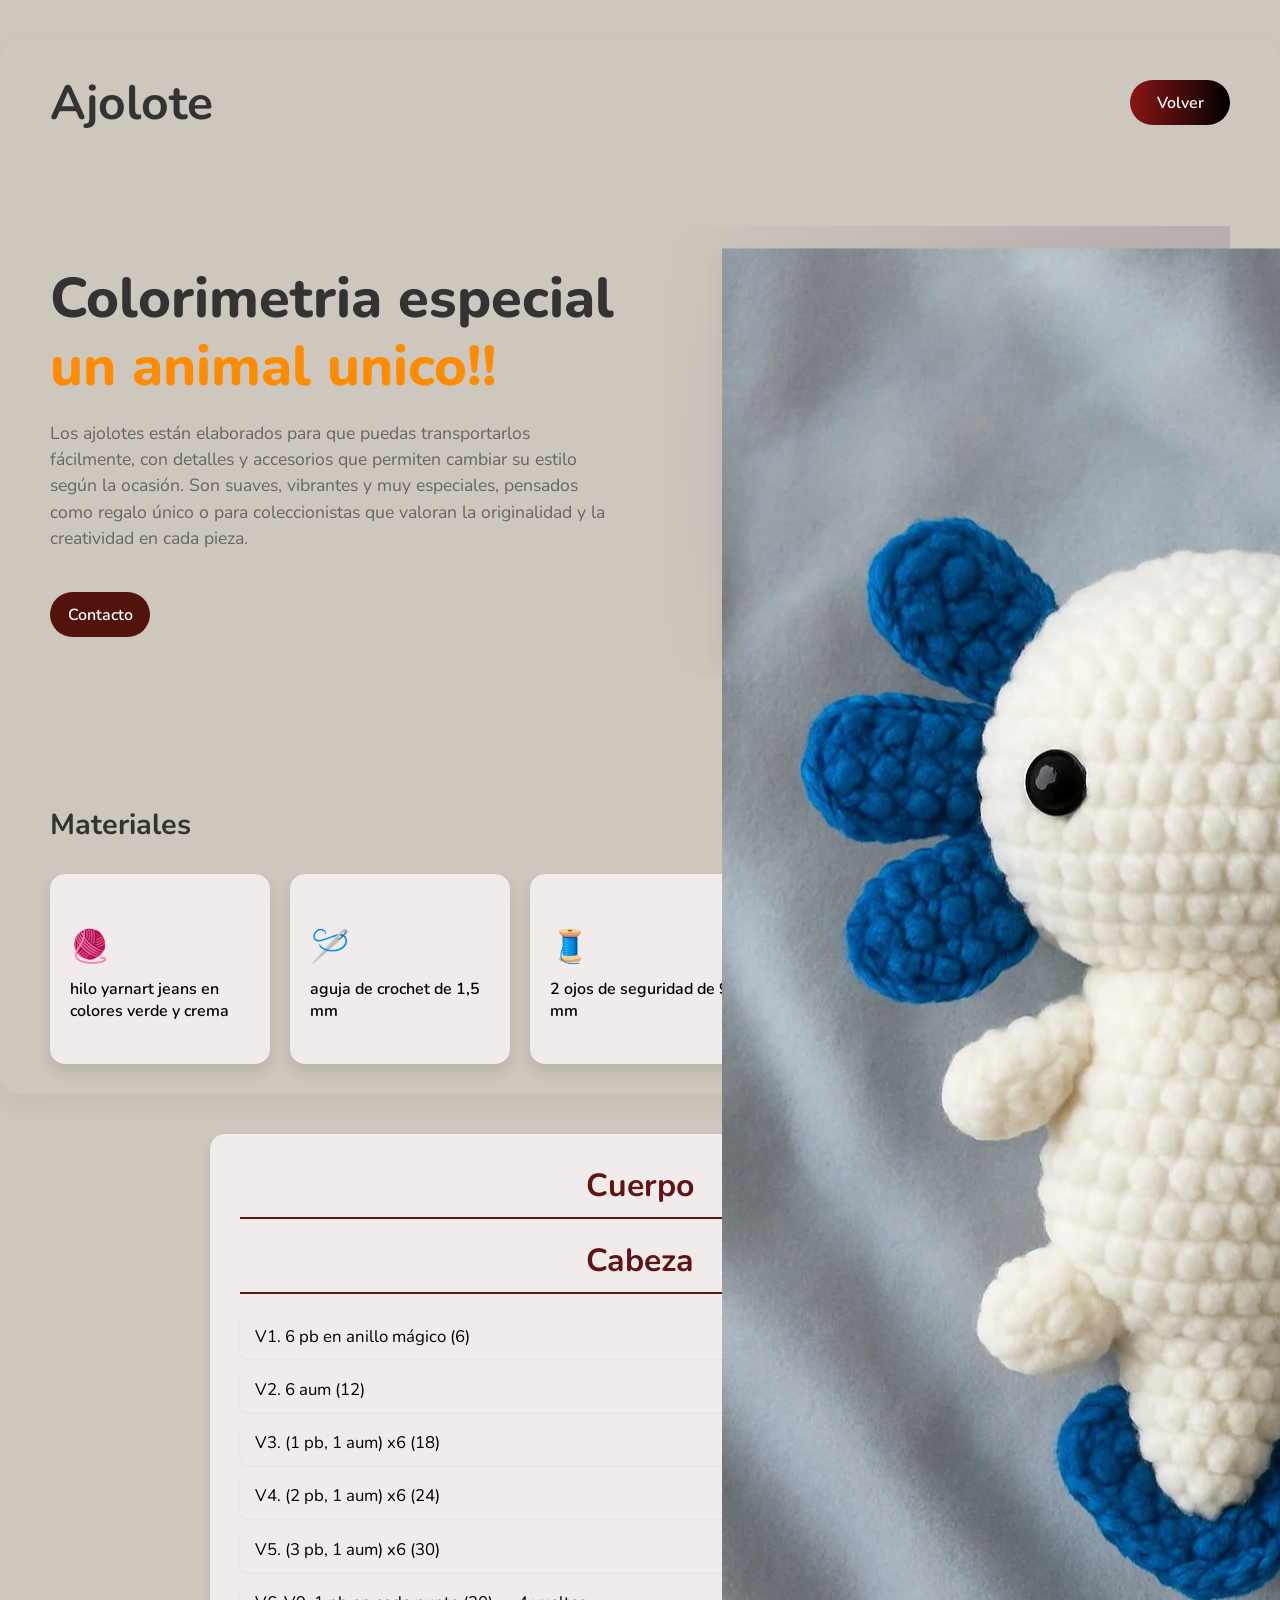
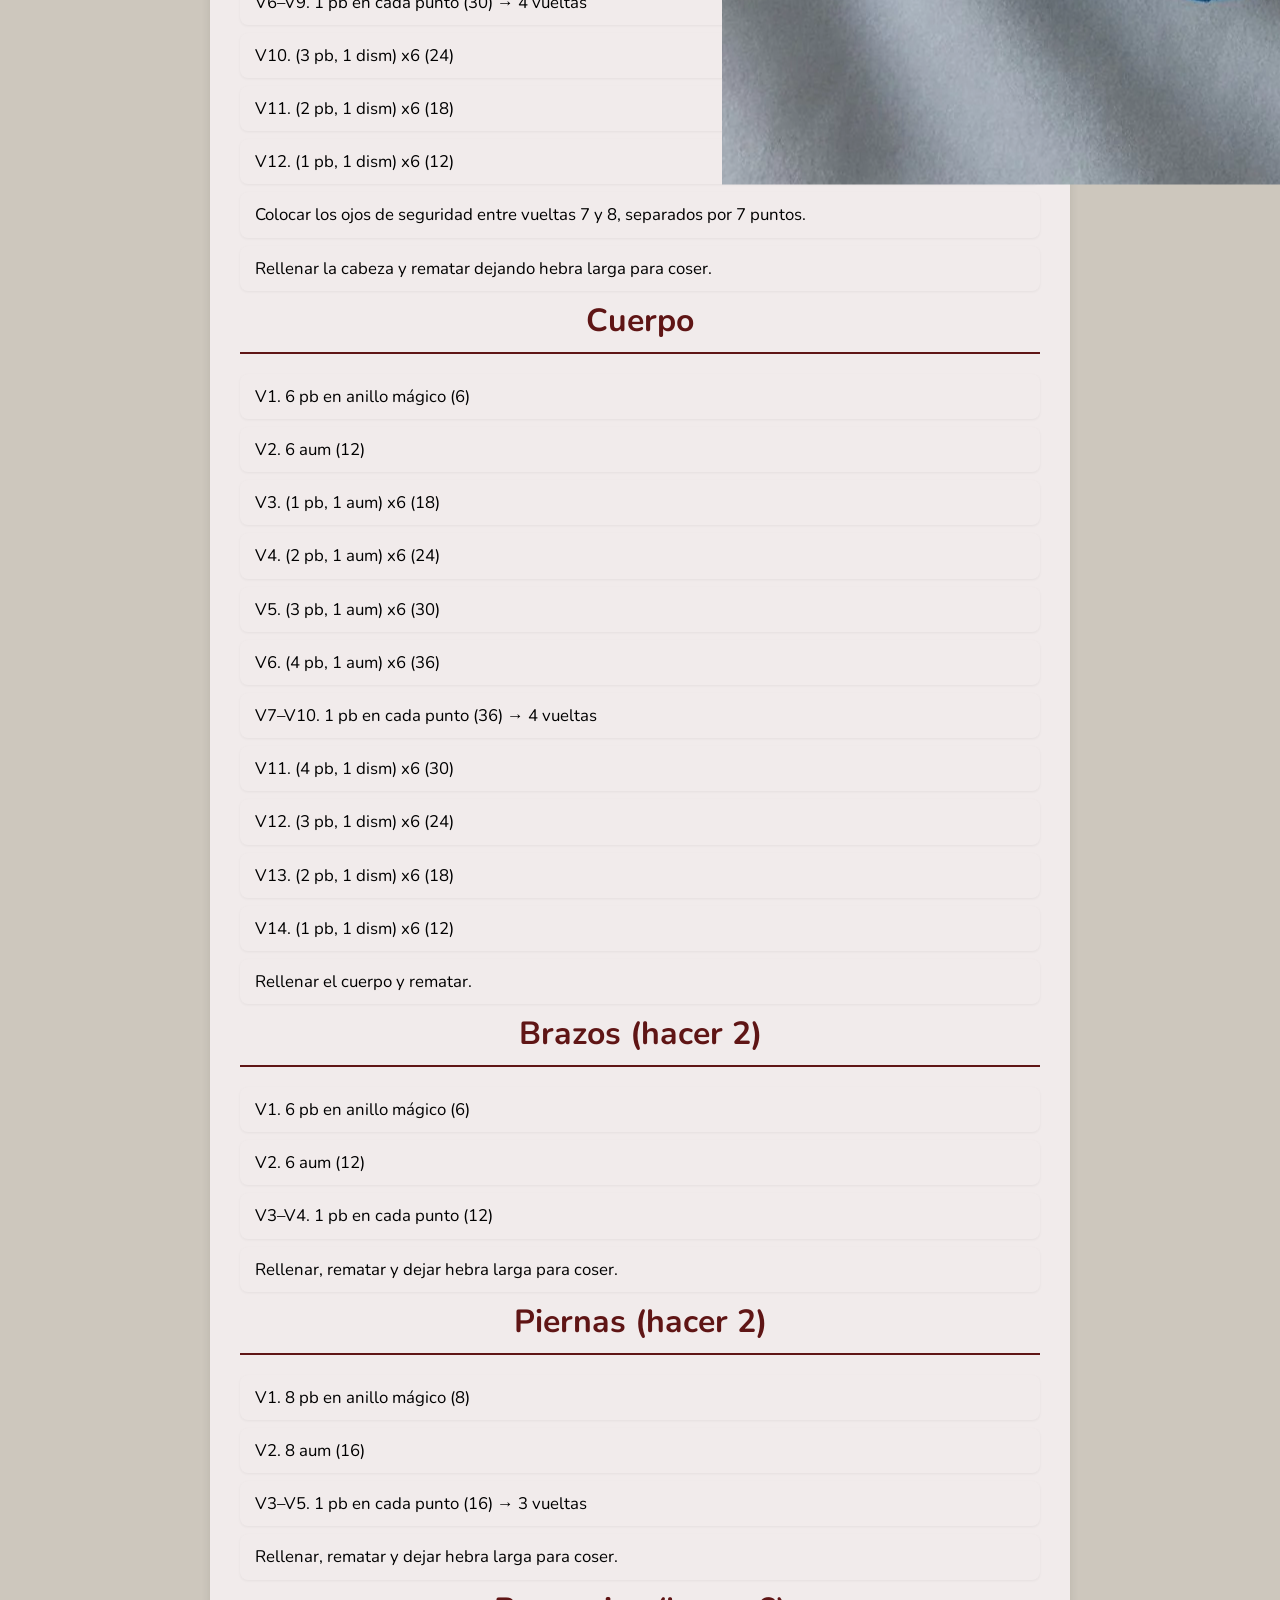
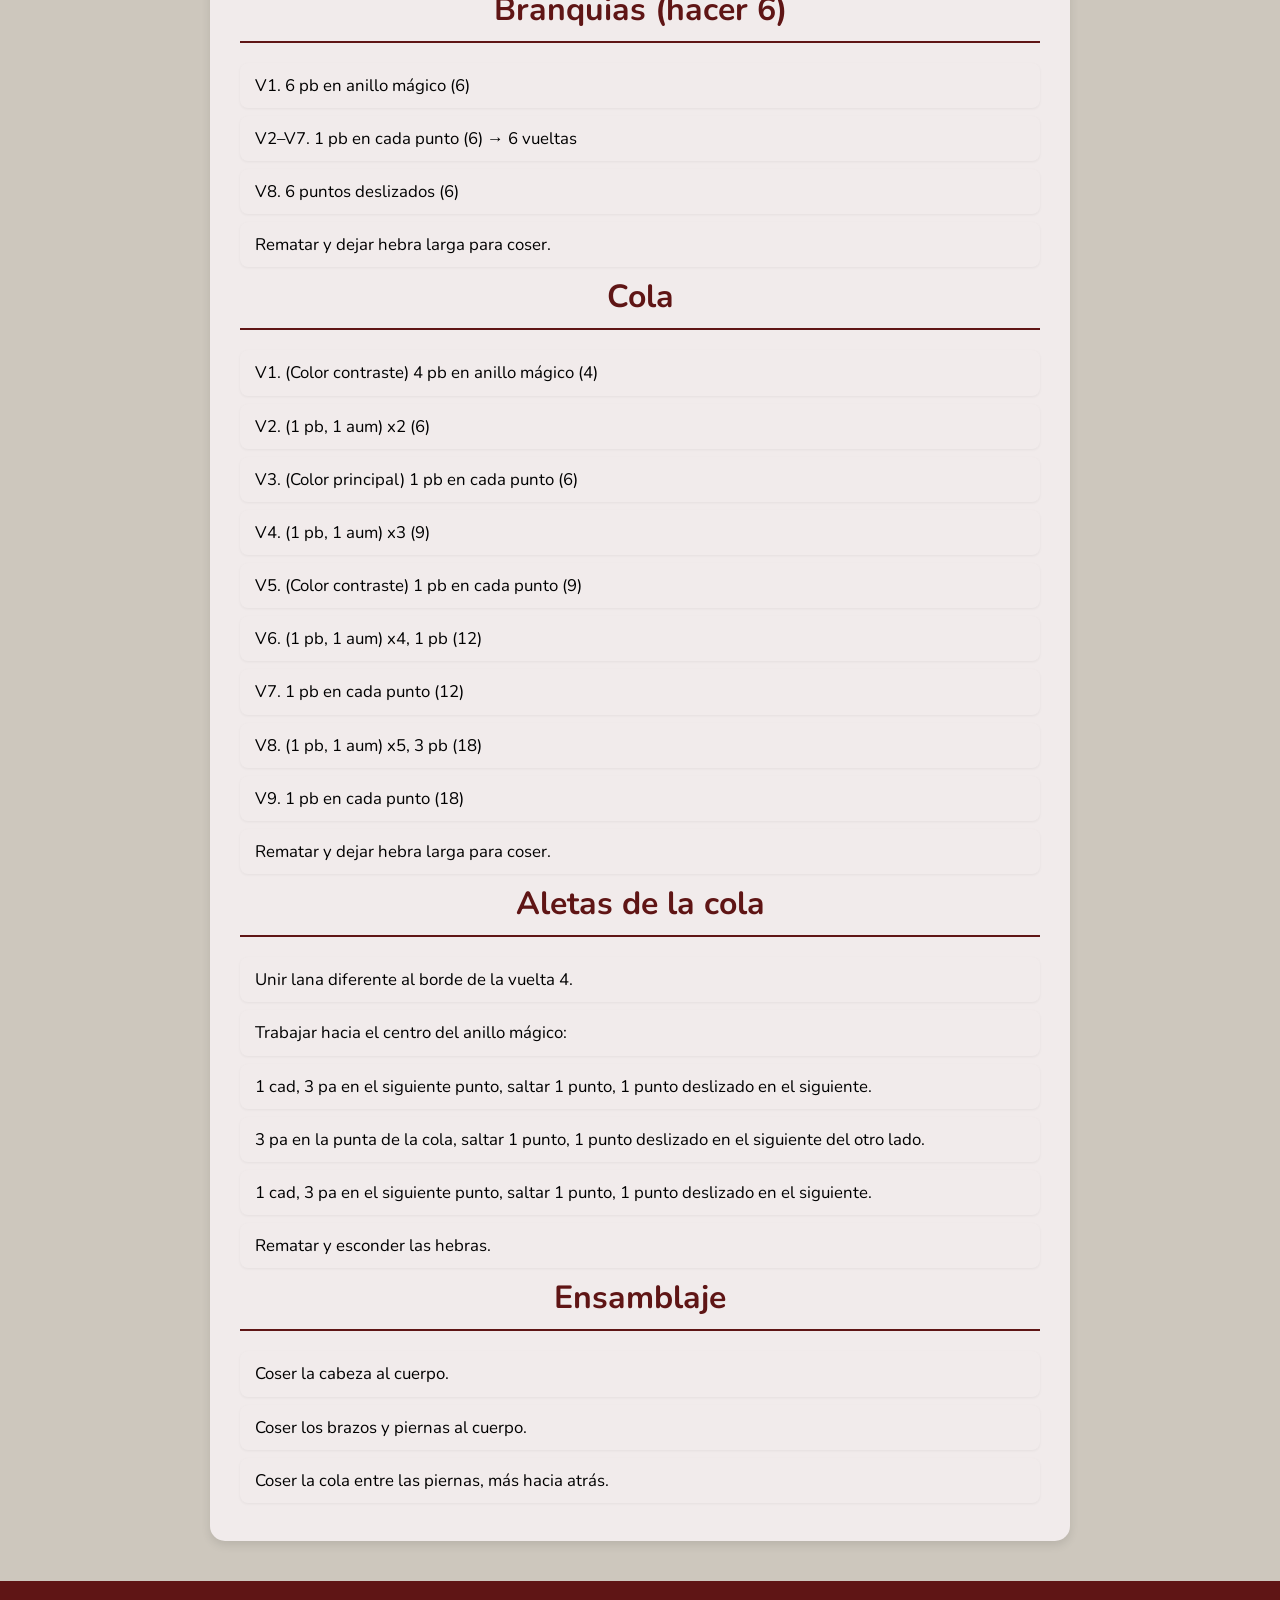
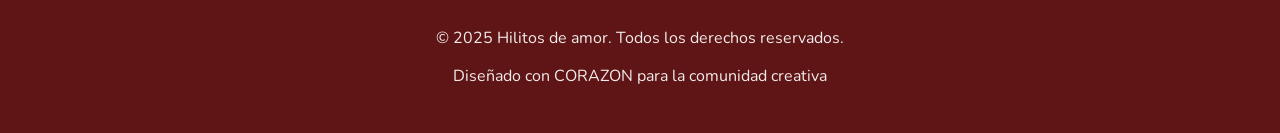
<file: pages/am4.html>
<!DOCTYPE html>
<html lang="es">
<head>
    <meta charset="UTF-8">
    <meta name="viewport" content="width=device-width, initial-scale=1.0">
    <title>Habilidades Técnicas</title>
    <link rel="stylesheet" href="../css/style.css">
</head>
<body>
        <section class="eonline-landing-wrapper">
            <div class="eonline-header">
                <h1 class="eonline-logo">Ajolote</h1>
                <a href="../index.html"><button class="eonline-btn-sign">Volver</button></a>
            </div>

            <div class="eonline-hero-content">
                <div class="eonline-text-area">
                    <h2 class="eonline-title">
                        Colorimetria especial  <br>
                        <span class="eonline-highlight">un animal unico!!</span>
                    </h2>
                    <p class="eonline-subtitle">
                        Los ajolotes están elaborados para que puedas transportarlos fácilmente, con detalles y accesorios que permiten cambiar su estilo según la ocasión. Son suaves, vibrantes y muy especiales, pensados como regalo único o para coleccionistas que valoran la originalidad y la creatividad en cada pieza.
                    </p>
                        <button class="eonline-btn-contact"><a href="contacto.html">Contacto</a></button>
                </div>
                <div class="eonline-image-area">
                    <div class="eonline-graphic-container">
                        <img src="../img/WhatsApp_Image_2025-11-26_at_10.25.48_AM.webp" alt="#" class="eonline-hero-image">
                    </div>
                </div>
            </div>

            <div class="eonline-courses-section">
                <h3 class="eonline-courses-title"> Materiales</h3>
                <div class="eonline-course-grid">
                    <div class="eonline-course-card eonline-bg-pink">
                        <span class="eonline-card-icon">🧶</span>
                        <p>hilo yarnart jeans en colores verde y crema</p><br>
                    </div>
                    <div class="eonline-course-card eonline-bg-purple">
                        <span class="eonline-card-icon">🪡</span>
                        <p>aguja de crochet de 1,5 mm</p><br>
                    </div>
                    <div class="eonline-course-card eonline-bg-blue">
                        <span class="eonline-card-icon">🧵</span>
                        <p>2 ojos de seguridad de 9 mm</p><br>
                    </div>
                    <div class="eonline-course-card eonline-bg-orange">
                        <span class="eonline-card-icon">🪢</span>
                        <p>alambre de 1 mm</p><br>
                        <p>tijeras</p>
                    </div>
                </div>
            </div>
        </section>

        <div class="patron">
              <h2>Cuerpo</h2>
            <h2>Cabeza</h2>
            <ul>
                <li>V1. 6 pb en anillo mágico (6)</li>
                <li>V2. 6 aum (12)</li>
                <li>V3. (1 pb, 1 aum) x6 (18)</li>
                <li>V4. (2 pb, 1 aum) x6 (24)</li>
                <li>V5. (3 pb, 1 aum) x6 (30)</li>
                <li>V6–V9. 1 pb en cada punto (30) → 4 vueltas</li>
                <li>V10. (3 pb, 1 dism) x6 (24)</li>
                <li>V11. (2 pb, 1 dism) x6 (18)</li>
                <li>V12. (1 pb, 1 dism) x6 (12)</li>
                <li>Colocar los ojos de seguridad entre vueltas 7 y 8, separados por 7 puntos.</li>
                <li>Rellenar la cabeza y rematar dejando hebra larga para coser.</li>
            </ul>

            <h2>Cuerpo</h2>
            <ul>
                <li>V1. 6 pb en anillo mágico (6)</li>
                <li>V2. 6 aum (12)</li>
                <li>V3. (1 pb, 1 aum) x6 (18)</li>
                <li>V4. (2 pb, 1 aum) x6 (24)</li>
                <li>V5. (3 pb, 1 aum) x6 (30)</li>
                <li>V6. (4 pb, 1 aum) x6 (36)</li>
                <li>V7–V10. 1 pb en cada punto (36) → 4 vueltas</li>
                <li>V11. (4 pb, 1 dism) x6 (30)</li>
                <li>V12. (3 pb, 1 dism) x6 (24)</li>
                <li>V13. (2 pb, 1 dism) x6 (18)</li>
                <li>V14. (1 pb, 1 dism) x6 (12)</li>
                <li>Rellenar el cuerpo y rematar.</li>
            </ul>

            <h2>Brazos (hacer 2)</h2>
            <ul>
                <li>V1. 6 pb en anillo mágico (6)</li>
                <li>V2. 6 aum (12)</li>
                <li>V3–V4. 1 pb en cada punto (12)</li>
                <li>Rellenar, rematar y dejar hebra larga para coser.</li>
            </ul>

            <h2>Piernas (hacer 2)</h2>
            <ul>
                <li>V1. 8 pb en anillo mágico (8)</li>
                <li>V2. 8 aum (16)</li>
                <li>V3–V5. 1 pb en cada punto (16) → 3 vueltas</li>
                <li>Rellenar, rematar y dejar hebra larga para coser.</li>
            </ul>

            <h2>Branquias (hacer 6)</h2>
            <ul>
                <li>V1. 6 pb en anillo mágico (6)</li>
                <li>V2–V7. 1 pb en cada punto (6) → 6 vueltas</li>
                <li>V8. 6 puntos deslizados (6)</li>
                <li>Rematar y dejar hebra larga para coser.</li>
            </ul>

            <h2>Cola</h2>
            <ul>
                <li>V1. (Color contraste) 4 pb en anillo mágico (4)</li>
                <li>V2. (1 pb, 1 aum) x2 (6)</li>
                <li>V3. (Color principal) 1 pb en cada punto (6)</li>
                <li>V4. (1 pb, 1 aum) x3 (9)</li>
                <li>V5. (Color contraste) 1 pb en cada punto (9)</li>
                <li>V6. (1 pb, 1 aum) x4, 1 pb (12)</li>
                <li>V7. 1 pb en cada punto (12)</li>
                <li>V8. (1 pb, 1 aum) x5, 3 pb (18)</li>
                <li>V9. 1 pb en cada punto (18)</li>
                <li>Rematar y dejar hebra larga para coser.</li>
            </ul>

            <h2>Aletas de la cola</h2>
            <ul>
                <li>Unir lana diferente al borde de la vuelta 4.</li>
                <li>Trabajar hacia el centro del anillo mágico:</li>
                <li>1 cad, 3 pa en el siguiente punto, saltar 1 punto, 1 punto deslizado en el siguiente.</li>
                <li>3 pa en la punta de la cola, saltar 1 punto, 1 punto deslizado en el siguiente del otro lado.</li>
                <li>1 cad, 3 pa en el siguiente punto, saltar 1 punto, 1 punto deslizado en el siguiente.</li>
                <li>Rematar y esconder las hebras.</li>
            </ul>

            <h2>Ensamblaje</h2>
            <ul>
                <li>Coser la cabeza al cuerpo.</li>
                <li>Coser los brazos y piernas al cuerpo.</li>
                <li>Coser la cola entre las piernas, más hacia atrás.</li>
            </ul>
        </div>

            <footer>
                <p>&copy; 2025 Hilitos de amor. Todos los derechos reservados.</p>
                <p>Diseñado con CORAZON para la comunidad creativa</p>
            </footer>
</body>
</html>
</file>
<file: css/style.css>
/*Fuente Hilitos de amor*/
@import url('https://fonts.googleapis.com/css2?family=Dancing+Script:wght@400..700&display=swap');
/*Fuente Body*/
@import url('https://fonts.googleapis.com/css2?family=Nunito:ital,wght@0,200..1000;1,200..1000&display=swap');
/*Fuente amigus*/
@import url('https://fonts.googleapis.com/css2?family=Stack+Sans+Headline:wght@200..700&display=swap');

:root {
    --bg-col-body: #cdc7bd;
    --bg-col-nav: #5f1515;
    --bg-col-ltr: #f1ebeb;
    --bg-col-hov: #741717;
    --bg-col-bien: #f1ebeb;
    --bg-col-ami: #52130c;
    --bg-col-her: #5f1515;
    --bg-col-contac: #f1ebeb;
    --bg-col-nltr: rgb(0,0,0);
    --bg-color-con: transparent; /* Nuevo color para inputs en contacto */
    --color-lrt: #fff; /* Color de texto para inputs */
}

body{
    margin: 0;
    padding: 0;
    background-color: var(--bg-col-body);
    font-family: "Nunito", sans-serif;
}

body.no-scroll {
  overflow: hidden;
}

.navegacion {
    margin: 0px;
    padding:15px;
    display: flex;
    background-color: var(--bg-col-nav);
    justify-content:space-between;
    align-items: center;
}

.navegacion h1  {
  margin: 0;
  font-size: 1.5rem;
  color: var(--bg-col-body);
}

.navegacion a {
  list-style: none;
  text-decoration: none;
}

/* Botón hamburguesa oculto en escritorio */
.menu-toggle {
  display: none;
  font-size: 1.5rem;
  background: none;
  border: none;
  color: var(--bg-col-ltr);
  cursor: pointer;
  padding: 0;
  line-height: 1;
}

/* Menú horizontal en escritorio */
.menu {
  display: block;
}

.menu ul {
  display: flex;
  gap: 20px;
  list-style: none;
  margin: 0;
  padding: 0;
}

.menu a {
  text-decoration: none;
  color: var(--bg-col-body);
  font-weight: 600;
  padding: 6px 10px;
  transition: background 0s ease;
}

.menu a:hover {
  background-color: var(--bg-col-hov);
  color: var(--bg-col-nltr);
  border-radius: 15px;
}

.menu-close {
  display: none;
  font-size: 2rem;
  background: none;
  border: none;
  color: var(--bg-col-ltr);
  cursor: pointer;
  position: absolute;
  top: 15px;
  right: 20px;
  z-index: 1100;
}
/* imagen de fondo de bienvenida PENDIENTE*/

.bienvenida {
    background-color: var(--bg-col-body);
    background-size: cover;
    background-position: center;
    padding: 60px 20px;
    text-align: center;
    color: var(--bg-col-nltr);
    font-weight: 600;
}
/*
.cuadrado {
    width: 0;
    height: 0;
    width: 50vw;   ocupa la mitad del ancho de la pantalla
    height: 25vh;   ocupa un cuarto de la altura
    clip-path: polygon(50% 0%, 0% 100%, 100% 100%);
    margin: auto;
    border-bottom: 460px solid red;  
    position: absolute;
    top: 5px;
    left: 230px;
}  
*/
.frase {
    display: inline-flex;
    align-items: center ;
    gap: 10px;
}

.bienvenida h2 {
    font-size: 1.8rem;
    margin: 0;
    display: inline;
}

.hilitos {
    font-family: "Dancing Script", cursive;
    font-size: 2rem;
    display: inline;
    color: var(--bg-col-nltr);
    color: red;
}

.bienvenida p {
    margin: 20px auto 0;
    max-width: 600px;
    font-size: 1rem;
    line-height: 1.6;
}

/*cajitas*/

.collage {
    display: grid;
    grid-template-columns: repeat(4, 1fr);
    grid-auto-rows: 200px;
    gap: 10px;
    padding: 20px;
    background-color: var(--bg-col-nav);
}

/* Estilos base para cada cuadro */
.cuadro {
    position: relative;
    overflow: hidden;
    color: white;
    font-size: 1.5rem;
    display: flex;
    align-items: center;
    justify-content: center;
    text-align: center;
    border-radius: 8px;
    padding: 10px;
    transition: transform 0.3s ease;
}

/* Overlay oculto por defecto */
.overlay {
    position: absolute;
    top: 0;
    left: 0;
    width: 100%;
    height: 100%;
    background: rgba(0,0,0,0.6); /* fondo semitransparente */
    color: white;
    display: flex;
    align-items: center;
    justify-content: center;
    text-align: center;
    opacity: 0; /* invisible inicialmente */
    transition: opacity 0.3s ease;
    font-size: 1.2rem;
    padding: 10px;
}

.cuadro:hover .overlay {
    opacity: 1;
    transform: scale(1.05);
}

/* Cuadros con tamaños personalizados */
.cuadro1 {
    grid-column: span 4;
    grid-row: span 2;
    background-image: url(../img/osos.webp);
    background-size: cover;
    background-position: center;
}

.cuadro2 {
    grid-column: span 2;
    background-image: url(../img/lanagris.webp);
    background-size: cover;
    background-position: center;
}

.cuadro3 {
    grid-column: span 1;
    background-image: url(../img/agujas.webp);
    background-size: cover;
    background-position: center;
}

.cuadro4 {
    grid-column: span 1;
    background-image: url(../img/tejer.jpg);
    background-size: cover;
    background-position: center;
}

.amigus {
    width: 100%;
    min-height: 50vh;
    padding: 40px 0;
    margin-top: 40px;
    display: flex;
    flex-direction: column;
    align-items: center;
}

.amigus h1 {
    color:var(--bg-col-nltr);
    font-size: 2.5rem;
    padding-bottom: 10px;
}

.amigus-row {
    width: 90%;
    max-width: 1100px;
    margin: 0 auto;
    display: grid;
    grid-template-columns: repeat(auto-fit, minmax(250px, 1fr));
    gap: 25px;
}

.amigus-col {
    font-family: "Stack Sans Headline", sans-serif;
    position: relative;
    padding: 5% 10%;
    border-radius: 15px;
    color: var(--bg-col-nltr);
    text-align: center;
    isolation: isolate; /* Alternativa a z-index */
    transition: transform 0.3s ease, background 0.3s ease; /* Transición agregada */
}

.amigus-col:hover {
    transform: scale(1.05);
    background-color: var(--bg-col-hov);
    color: white;
    border-radius: 15px;
}


.amigus-col p {
    font-size: 1.5rem;
}

.amigus-col h3 {
    font-size: 2rem;
    margin: 1rem 0 2rem;
    font-weight: 500;
}

.amigus-col ul {
    text-align: left;
    margin: 1.5rem 0;
    color: var(--bg-col-nltr); /* Corregido para usar variable definida o color negro */
    padding-left: 0;
    list-style: none;
}

.amigus-col ul li {
    margin: 1rem 0;
    position: relative;
    padding-left: 20px;
}

.amigus-col ul li::before {
    content: '';
    font-weight: bold;
    position: absolute;
    left: 0;
}

.amigus-image {
    width: 100%; 
    height: auto; 
    max-width: 200px; 
    max-height: 200px; 
    object-fit: cover;
    margin-bottom: 10px;
    border-radius: 8px;
}

/* CSS´S herramientas */

.herramientas {
    margin: 0px;
    padding: 100px ;
    background-color:var(--bg-col-her);
    color: var(--bg-col-ltr) ;
    justify-content:center;
}

.herramientas h1 {
    display: flex;
    justify-content: center;
    align-items: center;
}

.adicionales {
    padding: 20px;
    background-color:transparent;
    border: 2px solid #eec0c0;
    border-radius: 15px;
    color: var(--bg-col-ltr) ;
    text-align: left;
    margin: 0 auto;
    display: block;
    max-width: 600px;
    width: 90%;
}

/* CSS'S Materiales */

.materiales {
    background-color: var(--bg-col-body);
    margin: 0px;
    padding: 100px ;
    justify-content:center;
}

.materiales h1 {
    display: flex;
    justify-content: center;
    align-items: center;
}


footer {
    margin: 0px;
    padding: 30px; /* Reducción de padding para que no sea excesivo */
    justify-content:center;
    background-color: var(--bg-col-her); /* Corregido: debería ser el color de nav/herramientas */
    color: var(--bg-col-ltr);
    text-align: center;
}

/* CSS formulario de contacto */

.formulario {
    background-color: var(--bg-col-contac);
    padding: 60px 20px;
    color: var(--bg-col-nltr);
    font-weight: 600;
}

.formulario form {
    display: flex;
    justify-content: center;
    align-items: flex-start;
}

/* Configuracion panel izquierdo */
.izquierdo {
    background-color: var(--bg-col-contac);
    padding: 3rem;
    flex-direction: column;
    max-width: 600px; /* Limitando el ancho para escritorio */
    flex-grow: 1;
}

/* Configuracion panel derecho */

.derecho {  
    background-color: var(--bg-col-body);
    padding: 2rem;
    margin-left: -5%; /* Ajuste para superponer en escritorio */
    max-width: 450px;
    border-radius: 15px;
    position: relative;
    z-index: 10;
    box-shadow: 0 4px 8px rgba(0, 0, 0, 0.2);
    display: flex;
    flex-direction: column;
    gap: 15px;
}

/* Configuracion input´s, textarea y boton */
input, textarea {
    padding: 10px; /* Aumentado el padding para mejor usabilidad */
    border: none;
    border-radius: 15px;
    font-family: "Nunito", sans-serif;
    color: var(--color-lrt);
    font-size: 1rem;
    outline: none;
    background-color: transparent; /* El fondo lo da el contenedor .nombref, etc */
    width: calc(100% - 35px); /* Ajuste del ancho para dejar espacio al icono */
}

input {
    height: 35px;
}

textarea {
    resize: none;
    height: 100px;
    width: calc(100% - 40px);
}

button{
    padding: 0.75rem;
    background-color: var(--bg-col-contac);
    color: var(--bg-col-nltr);
    border: 2px solid transparent;
    border-radius: 15px;
    cursor: pointer;
    width: 100px; /* Aumentado el ancho */
    height: 45px; /* Aumentado la altura */
    font-family: "Nunito", sans-serif;
    font-size: 1rem;
    margin-top: 10px;
    transition: background-color 0.3s ease;
}

button:hover {
    background-color: var(--bg-col-body);
}

.enviar {
    text-align: right;
}

/* Configuracion iconos de cada input */

/* Estilos de campo base: fondo y borde */
.nombref, .correof, .telefonof, .mensajef {
    background-color: var(--bg-color-con);
    border: 2px solid #ffff;
    border-radius: 20px;
    display: flex;
    align-items: center;
    padding: 0 5px;
    position: relative;
}

.nombref i, .correof i, .telefonof i, .mensajef i{
    color: var(--color-lrt);
    margin: 5px;
    font-size: 1.2rem;
    position: absolute;
    left: 10px;
}

.nombref input, .correof input, .telefonof input {
    padding-left: 35px; /* Mueve el texto a la derecha del icono */
    width: calc(100% - 45px); /* Ajuste de ancho */
}

/* Estilo específico para el área de texto (mensaje) */
.mensajef {
    align-items: flex-start;
    padding-top: 10px;
    padding-bottom: 10px;
    height: auto;
}

.mensajef textarea {
    padding-left: 35px;
    margin-left: 5px;
    width: calc(100% - 45px);
}

.mensajef i {
    top: 15px; /* Alineación vertical del icono de mensaje */
    transform: none;
}

/*amigus CSS*/

.eonline-landing-wrapper {
    /* Fondo claro similar al del diseño */
    background-color: var(--bg-col-bien);
    padding: 30px 50px;
    font-family: 'Nunito', sans-serif; /* Usamos la fuente de tu proyecto */
    max-width: 1400px;
    margin: 40px auto;
    border-radius: 20px;
    box-shadow: 0 10px 30px rgba(0, 0, 0, 0.05);
}

/* --- Cabecera y Navegación --- */
.eonline-header {
    display: flex;
    justify-content: space-between;
    align-items: center;
    padding-bottom: 40px;
    display: flex;
    justify-content: center;
    align-items: flex-start;
    justify-content: space-between;
}

.eonline-logo {
    font-size: 3rem;
    font-weight: 700;
    margin: 0; /* Anula cualquier margen de tu CSS global */
    color: #333;
}

.eonline-nav {
    display: flex;
    gap: 30px;
}

.eonline-nav-link {
    text-decoration: none;
    color: #555;
    font-weight: 600;
    transition: color 0.3s;
}

.eonline-nav-link:hover {
    color: #5d5dff;
}

.eonline-btn-sign {
    background: linear-gradient(to right, #8b1515, black);
    color: white;
    padding: 10px 20px;
    border: none;
    border-radius: 25px;
    cursor: pointer;
    font-weight: 600;
    transition: opacity 0.3s;
}

/* --- Hero Section --- */
.eonline-hero-content {
    display: flex;
    gap: 50px;
    align-items: center;
    padding: 50px 0;
}

.eonline-text-area {
    flex: 1;
}

.eonline-title {
    font-size: 3.5rem;
    font-weight: 800;
    line-height: 1.2;
    margin: 0 0 20px 0;
    color: #333;
}

.eonline-highlight {
    color: #ff8c00;
}

.eonline-subtitle {
    font-size: 1.1rem;
    color: #666;
    line-height: 1.5;
    margin: 0 0 30px 0;
}

.eonline-btn-contact a {
    text-decoration: none;
    list-style: none;
    color: white;
    justify-content: center;
    align-items: center;
    display: flex;
}

.eonline-btn-contact {
    background-color: var(--bg-col-ami);
    color: white;
    padding: 12px 30px;
    border: none;
    border-radius: 25px;
    cursor: pointer;
    font-size: 1rem;
    font-weight: 600;
    transition: background-color 0.3s;
}

.eonline-courses-title {
    font-weight: 400;
}

.eonline-stats {
    display: flex;
    gap: 40px;
    margin-top: 40px;
}

.eonline-stat-item {
    text-align: left;
}

.eonline-stat-number {
    display: block;
    font-size: 1.8rem;
    font-weight: 800;
    color: #333;
}

.eonline-stat-label {
    display: block;
    font-size: 0.9rem;
    color: #777;
}

.eonline-image-area {
    flex: 1;
    min-height: 450px;
    /* Simulando la imagen y el fondo violeta */
    background: radial-gradient(circle at 75% 50%, #21095330, transparent);
    background-size: 150%;
    background-repeat: no-repeat;
    position: relative;
}

.eonline-graphic-container {
    /* Posición donde estaría la imagen */
    position: absolute;
    top: 50%;
    left: 50%;
    transform: translate(-50%, -50%);
    width: 80%;
    height: 90%;
    background-size: cover;
    border-radius: 10px;
    box-shadow: 0 10px 20px rgba(181, 69, 69, 0.1);
}

/* --- Cursos --- */
.eonline-courses-section {
    padding-top: 50px;
}

.eonline-courses-title {
    font-size: 1.8rem;
    font-weight: 700;
    color: #333;
    margin-bottom: 30px;
}

.eonline-course-grid {
    display: grid;
    grid-template-columns: repeat(5, 1fr);
    gap: 20px;
}

.eonline-course-card {
    height: 150px;
    border-radius: 15px;
    color: var(--bg-col-nltr);
    padding: 20px;
    display: flex;
    flex-direction: column;
    justify-content: flex-end;
    box-shadow: 0 8px 15px rgba(0, 0, 0, 0.1);
    transition: transform 0.3s;
}

.eonline-course-card:hover {
    transform: translateY(-5px);
}

.eonline-card-icon {
    font-size: 2rem;
    margin-bottom: 10px;
}

.eonline-course-card p {
    font-weight: 600;
    margin: 0;
}

/* Colores de las tarjetas */
.eonline-bg-pink { background-color: var(--bg-col-bien);}
.eonline-bg-purple { background-color: var(--bg-col-bien);}
.eonline-bg-blue { background-color: var(--bg-col-bien);}
.eonline-bg-orange { background-color: var(--bg-col-bien);}
.eonline-landing-wrapper { background-color: var(--bg-col-body);}

/*Patrones*/

.patron {
    background-color: var(--bg-col-contac); /* Fondo claro para contraste */
    padding: 30px;
    margin: 40px auto; /* Centrar el bloque y añadir margen vertical */
    max-width: 800px; /* Limitar el ancho para mejor lectura */
    width: 90%;
    border-radius: 15px;
    box-shadow: 0 4px 10px rgba(0, 0, 0, 0.1);
}

.patron h2 {
    color: var(--bg-col-nav); /* Color de encabezado fuerte */
    font-size: 2rem;
    margin-top: 0;
    margin-bottom: 20px;
    text-align: center;
    border-bottom: 2px solid var(--bg-col-nav);
    padding-bottom: 10px;
}

.patron ul {
    list-style-type: none; /* Quitar viñetas por defecto */
    padding: 0;
    margin: 0;
}

.patron ul li {
    background-color: var(--bg-col-ltr); /* Fondo ligeramente diferente para cada línea */
    padding: 10px 15px;
    margin-bottom: 8px; /* Espacio entre cada línea */
    border-radius: 8px;
    line-height: 1.5;
    font-size: 1.05rem;
    color: var(--bg-col-nltr); /* Texto oscuro */
    box-shadow: 0 1px 3px rgba(0, 0, 0, 0.05);
    transition: transform 0.2s;
}

.patron ul li:hover {
    transform: translateX(5px);
    background-color: #e0deda;
}


/* Media Query para móviles pequeños (480px y abajo) */
@media (max-width: 480px) {
  .bienvenida {
    padding: 30px 10px;
  }

  .bienvenida h2 {
    font-size: 1.2rem;
  }

  .hilitos {
    font-size: 1.5rem;
  }

  .bienvenida p {
    display: none; /* Oculta el texto largo en móviles muy pequeños */
  }

  /* --- Amigurumis Adaptación --- */
  .amigus-row {
    grid-template-columns: 1fr; /* 1 columna en móvil pequeño */
  }

  .amigus-col p {
    font-size: 1.2rem;
  }

  /* --- Contacto - Ajuste final --- */
  .derecho {
    padding: 1.5rem;
  }
}

@media (max-width: 1100px) {
    .eonline-title {
        font-size: 3rem;
    }
    .eonline-course-grid {
        grid-template-columns: repeat(4, 1fr); /* 4 columnas */
    }
    .eonline-bg-plus {
        display: none; /* Ocultar el botón 'Browse All' en tablet */
    }
}

@media (max-width: 900px) {
    .eonline-hero-content {
        flex-direction: column; /* Apilar contenido y imagen */
        text-align: center;
    }
    .eonline-text-area {
        order: 2; /* Mueve el texto debajo de la imagen */
    }
    .eonline-image-area {
        order: 1; /* Mueve la imagen arriba del texto */
        min-height: 350px;
        width: 100%;
        margin-bottom: 30px;
    }
    .eonline-stats {
        justify-content: center; /* Centrar estadísticas */
    }
    .eonline-courses-title {
        text-align: center;
    }
}

@media (max-width: 768px) {
    .eonline-landing-wrapper {
        padding: 20px;
        margin: 20px auto;
    }
    .eonline-header {
        flex-direction: column; /* Apila logo, nav y botón */
        gap: 15px;
        padding-bottom: 20px;
    }
    .eonline-btn-sign {
        margin-top: 10px;
    }
    .eonline-title {
        font-size: 2.5rem;
    }
    .eonline-subtitle {
        font-size: 1rem;
        line-height: 1.4;
    }
    .eonline-course-grid {
        grid-template-columns: repeat(2, 1fr); /* 2 columnas en móvil */
    }
}

/*responsive amigus*/
@media (max-width: 480px) {
    .eonline-title {
        font-size: 2rem;
    }
    .eonline-courses-title {
        font-size: 1.5rem;
    }
    .eonline-stats {
        flex-direction: column;
        gap: 20px;
    }
    .eonline-stat-item {
        text-align: center;
    }
}

/* HTML'S responsive amigurumis*/ 

/* Media Query para tabletas y dispositivos grandes */
@media (max-width: 992px) {
    /* --- Formulario de Contacto Adaptación --- */
    .formulario form {
        flex-direction: column; /* Apila el izquierdo y el derecho */
        gap: 20px;
        align-items: center;
    }

    .izquierdo {
        padding: 30px 20px;
        text-align: center; /* Centrar el texto en móvil */
        max-width: 100%;
        width: 100%;
    }

    .derecho {
        /* Deshacer las propiedades de posicionamiento absoluto de escritorio */
        margin: 0 auto; 
        max-width: 90%;
        width: 90%;
        position: static; 
        top: auto; 
        left: auto;
    }

    /* Asegurar que los campos de entrada ocupen todo el ancho disponible */
    .nombref, .correof, .telefonof, .mensajef {
        width: 100%;
    }

    .nombref input, .correof input, .telefonof input, .mensajef textarea {
        width: calc(100% - 45px);
    }
}


/* Media Query para dispositivos medianos y móviles (768px y abajo) */
@media (max-width: 768px) {
  /* --- Navegación (Hamburguesa) --- */
  .menu-toggle {
    display: block;
  }

  .menu {
    display: none;
    position: fixed;
    top: 0;
    right: 0;
    height: 100%;
    width: 250px;
    background-color: var(--bg-col-nav);
    padding: 20px;
    box-shadow: -2px 0 8px rgba(0,0,0,0.3);
    transform: translateX(100%);
    transition: transform 0.3s ease;
    z-index: 1000;
  }

  .menu.active {
    display: block;
    transform: translateX(0);
  }

   .menu-close {
    display: block;
  }

  .menu ul {
    flex-direction: column;
    gap: 15px;
  }
  
  .navegacion {
    flex-direction: row; /* Mantiene logo a la izquierda y hamburguesa a la derecha */
    justify-content: space-between;
    align-items: center;
  }

  /* --- Bienvenida --- */
  .bienvenida h2 {
    font-size: 1.5rem;
  }

  .hilitos {
    font-size: 1.8rem;
  }

  /* --- Collage Adaptación --- */
  .collage {
    /* Cambia de 4 columnas a 1 columna */
    grid-template-columns: 1fr;
    grid-auto-rows: 150px; 
    gap: 15px;
    padding: 10px;
  }

  /* Ahora todos los cuadros ocuparán 1 columna completa */
  .cuadro1, .cuadro2, .cuadro3, .cuadro4 {
    grid-column: span 1;
    grid-row: span 1;
  }

  .overlay {
    font-size: 1rem;
    padding: 15px;
  }

  /* --- Amigurumis Adaptación --- */
  .amigus-row {
    grid-template-columns: repeat(2, 1fr); /* 2 columnas en tablet */
    width: 95%;
  }

  /* --- Herramientas y Materiales --- */
  .herramientas, .materiales {
    padding: 50px 20px;
  }
}

@media (max-width: 900px) {
    .eonline-hero-content {
        flex-direction: column; /* Apilar contenido y imagen */
        text-align: center;
    }
    .eonline-text-area {
        order: 2;
    }
    .eonline-image-area {
        order: 1;
        min-height: 350px; /* Reducir altura en móvil */
        width: 100%;
        margin-bottom: 30px;
        background: none; 
    }
    
    .eonline-graphic-container {
        position: relative; /* Cambiamos a posición relativa */
        top: 0;
        left: 0;
        transform: none; /* Eliminamos la transformación */
        width: 90%; /* Ajustamos el ancho para que respire */
        height: 350px; /* Definimos una altura */
        margin: auto; /* Centramos el contenedor */
    }

}
</file>
